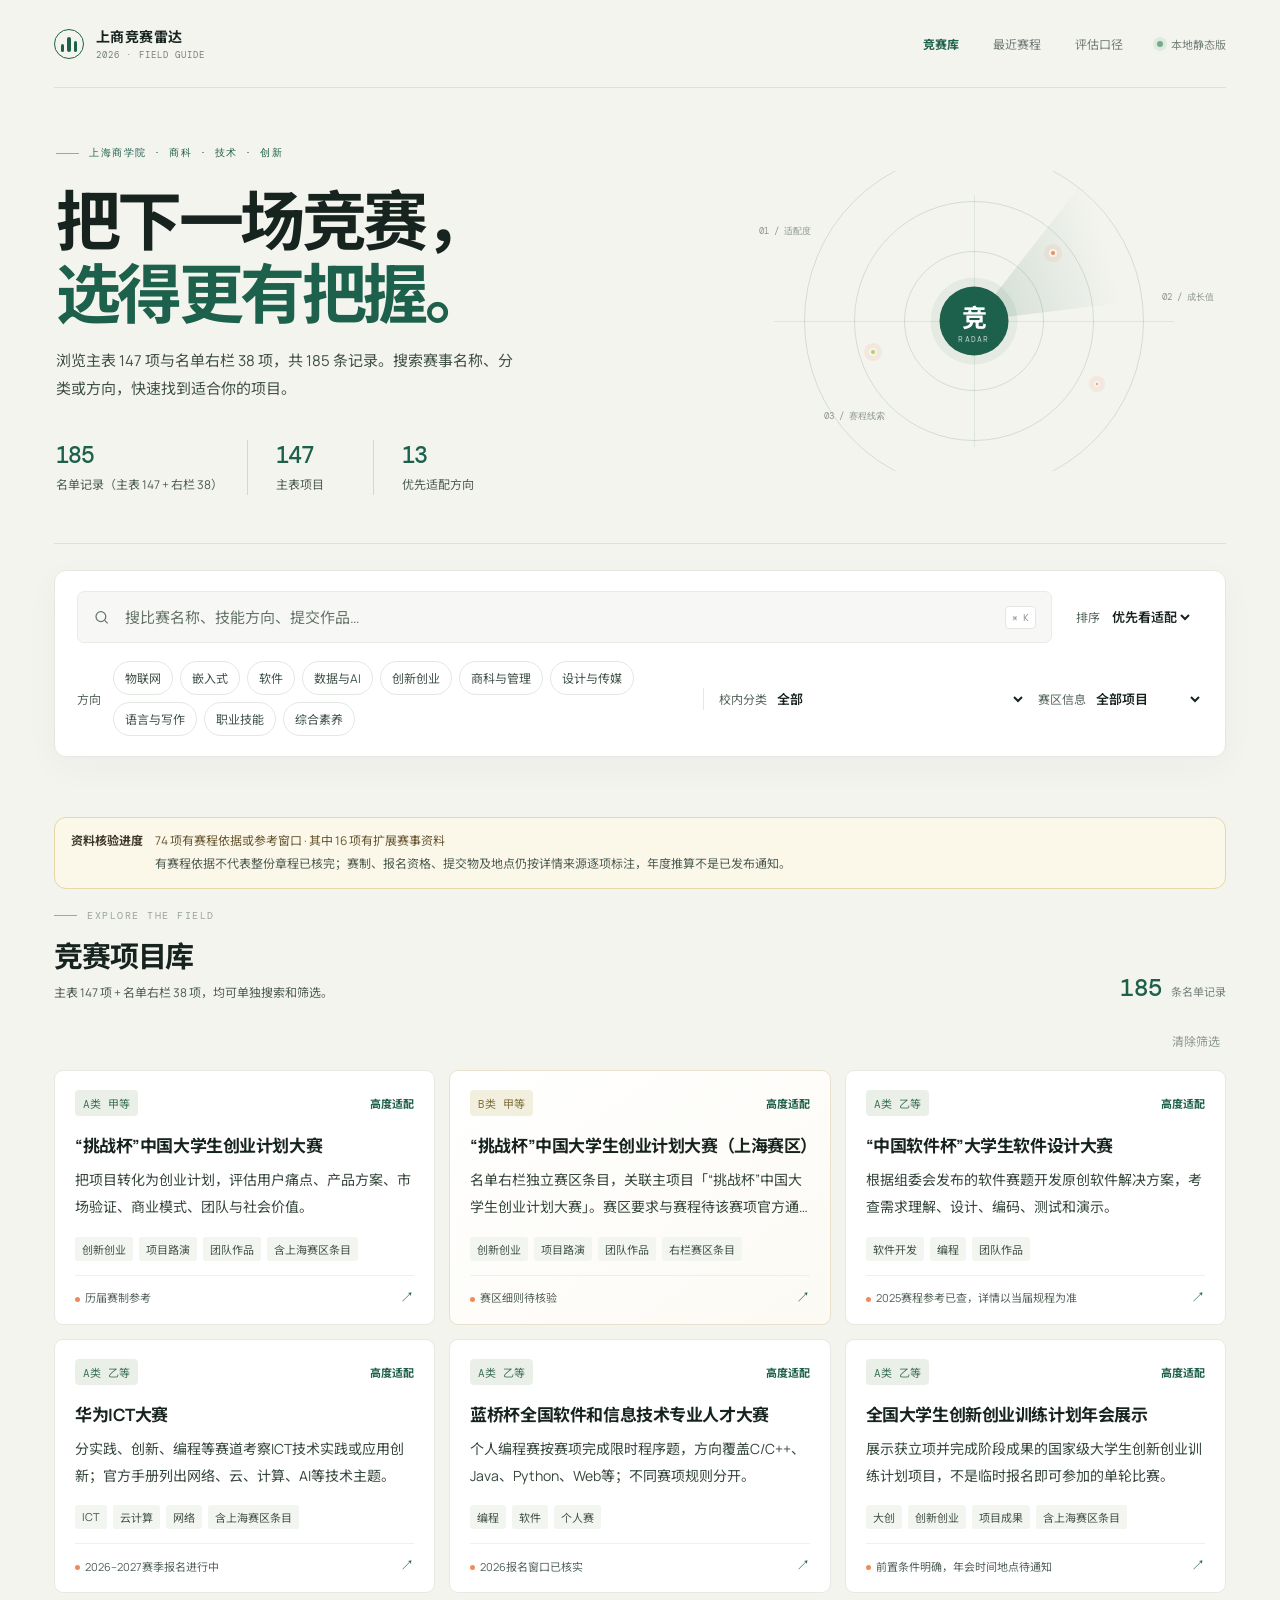
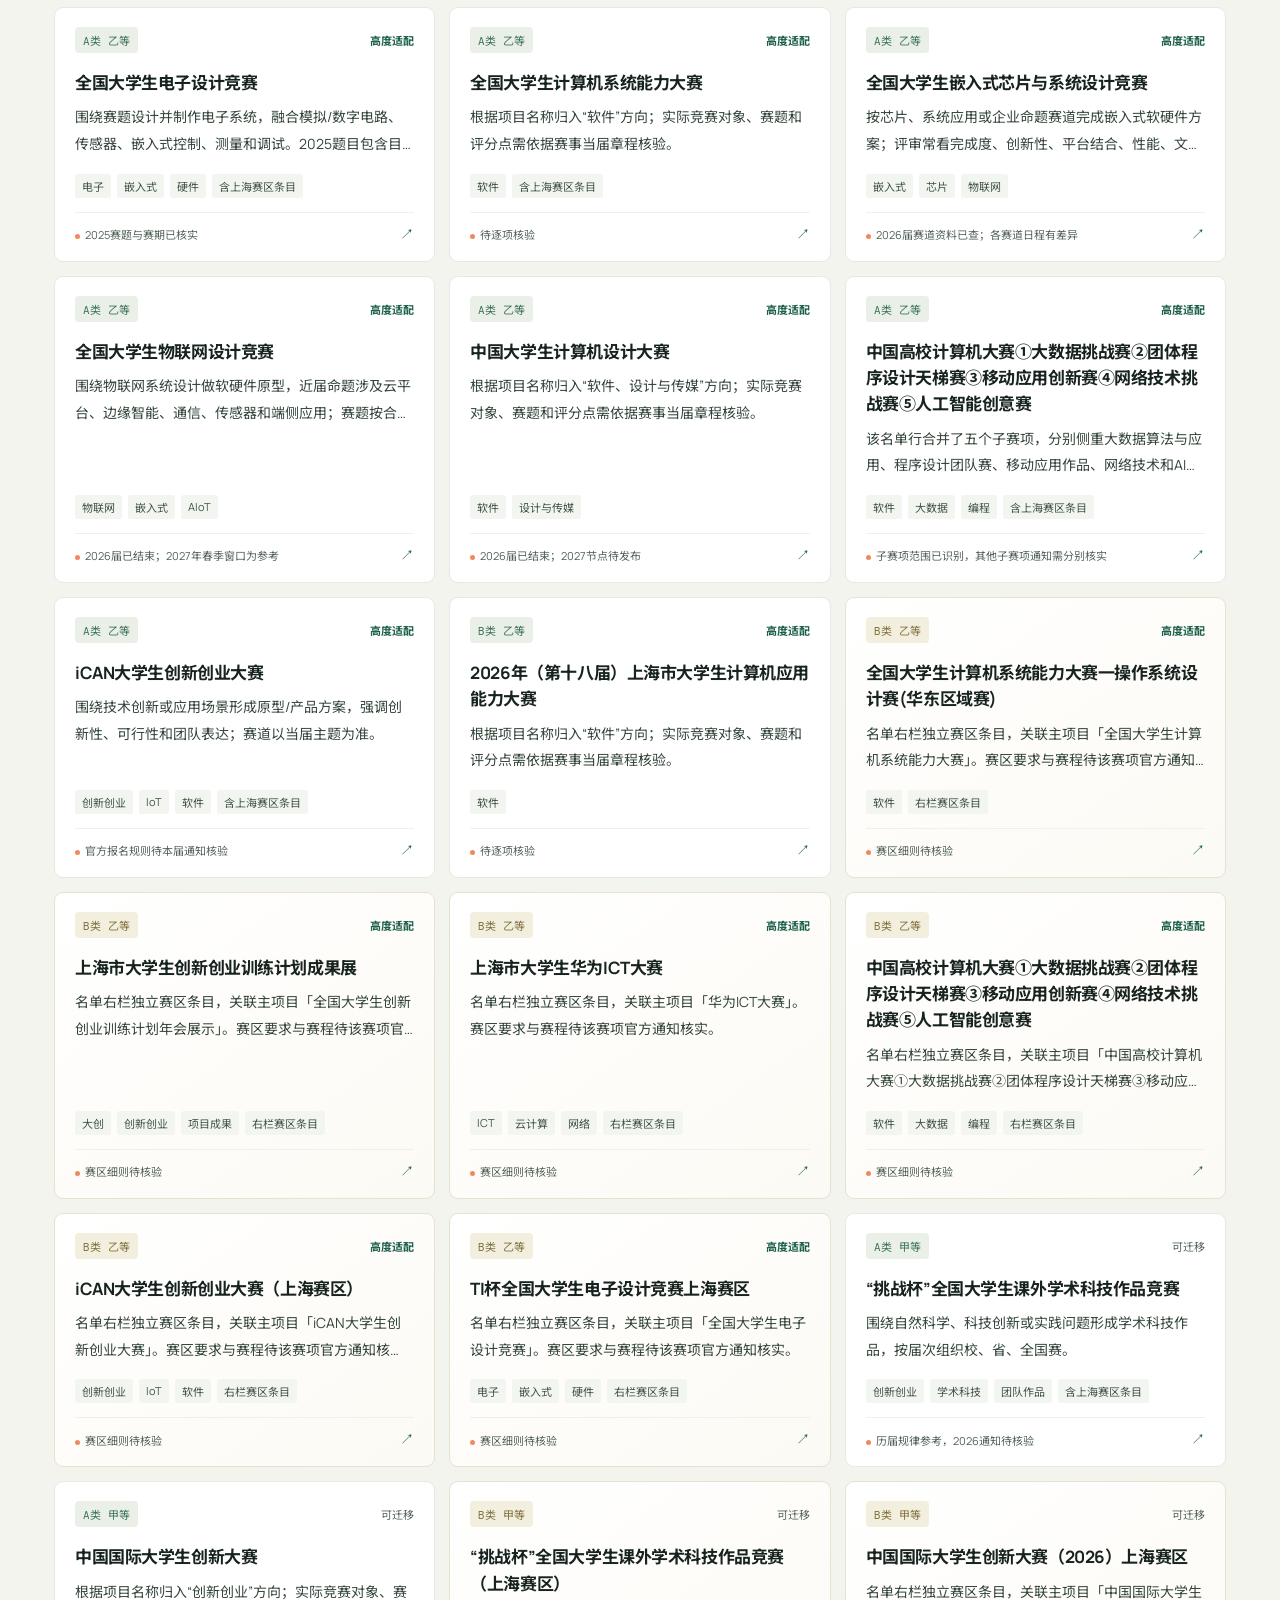
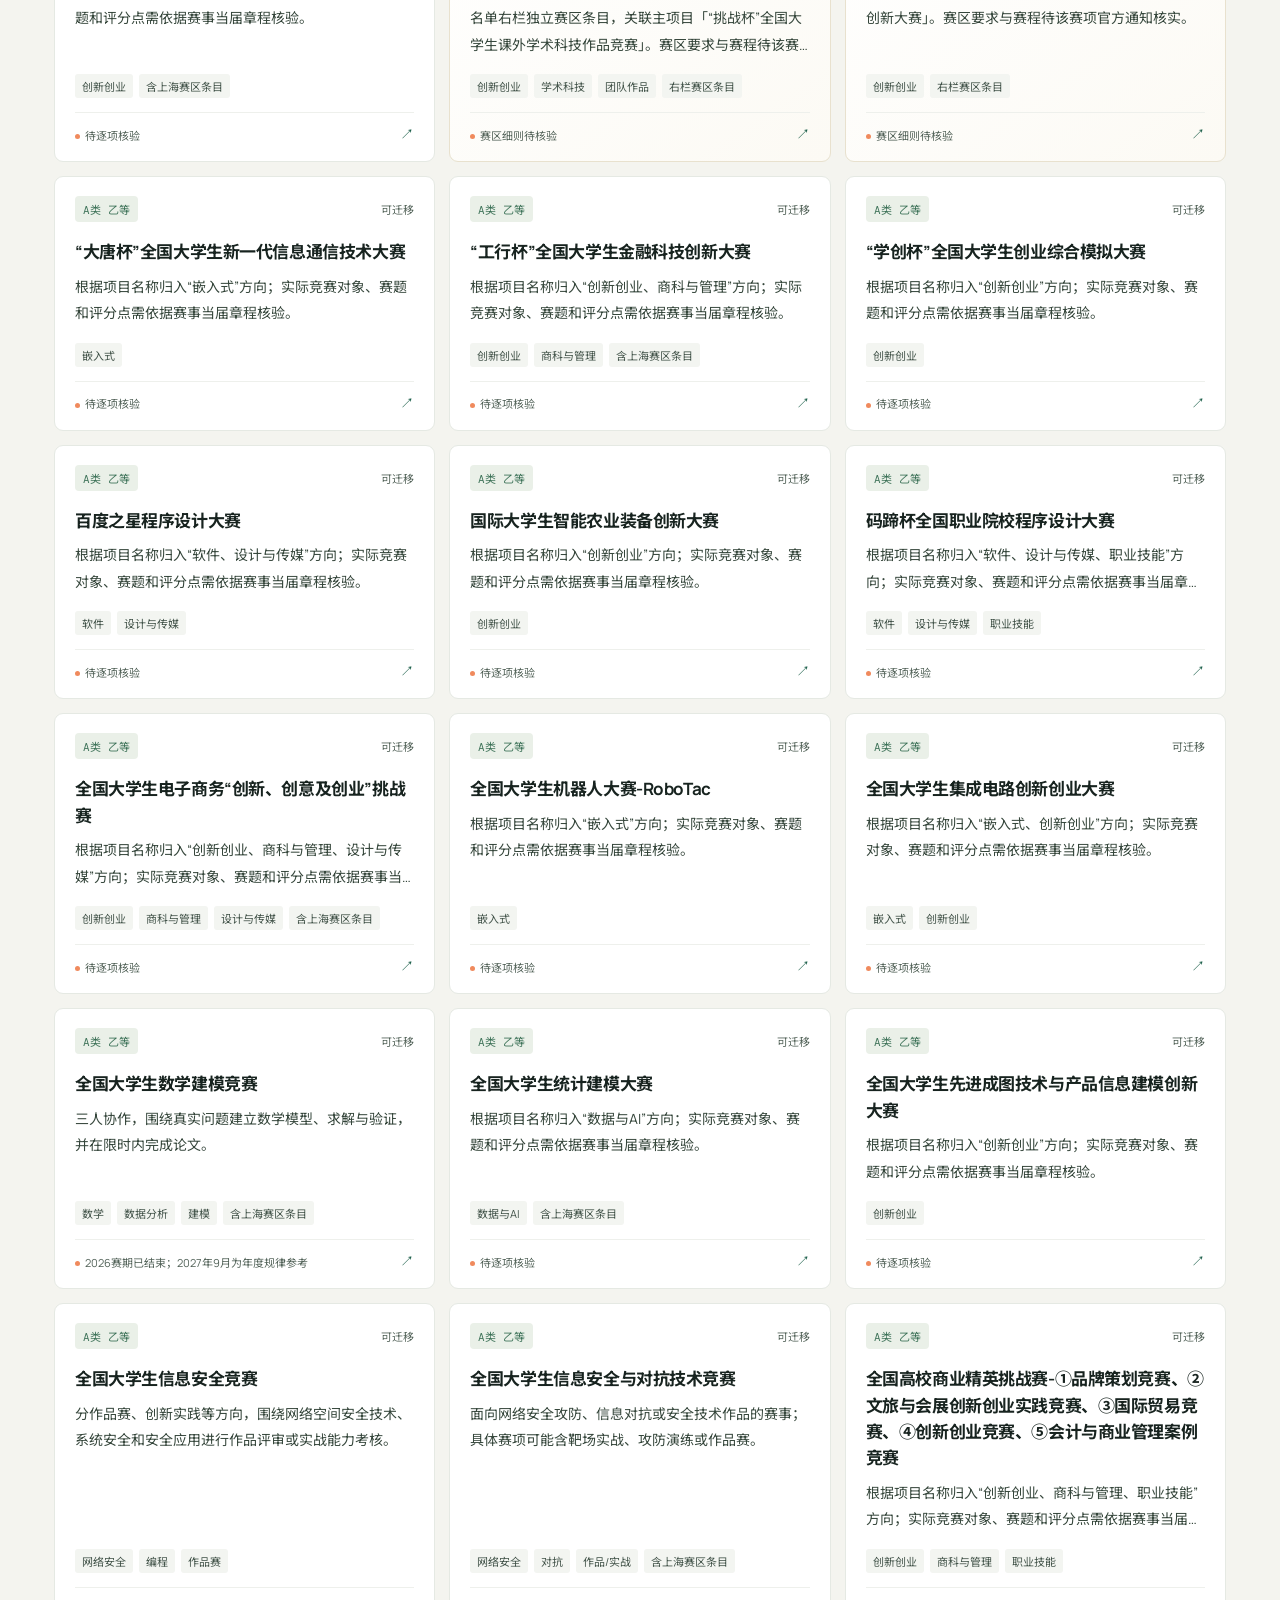
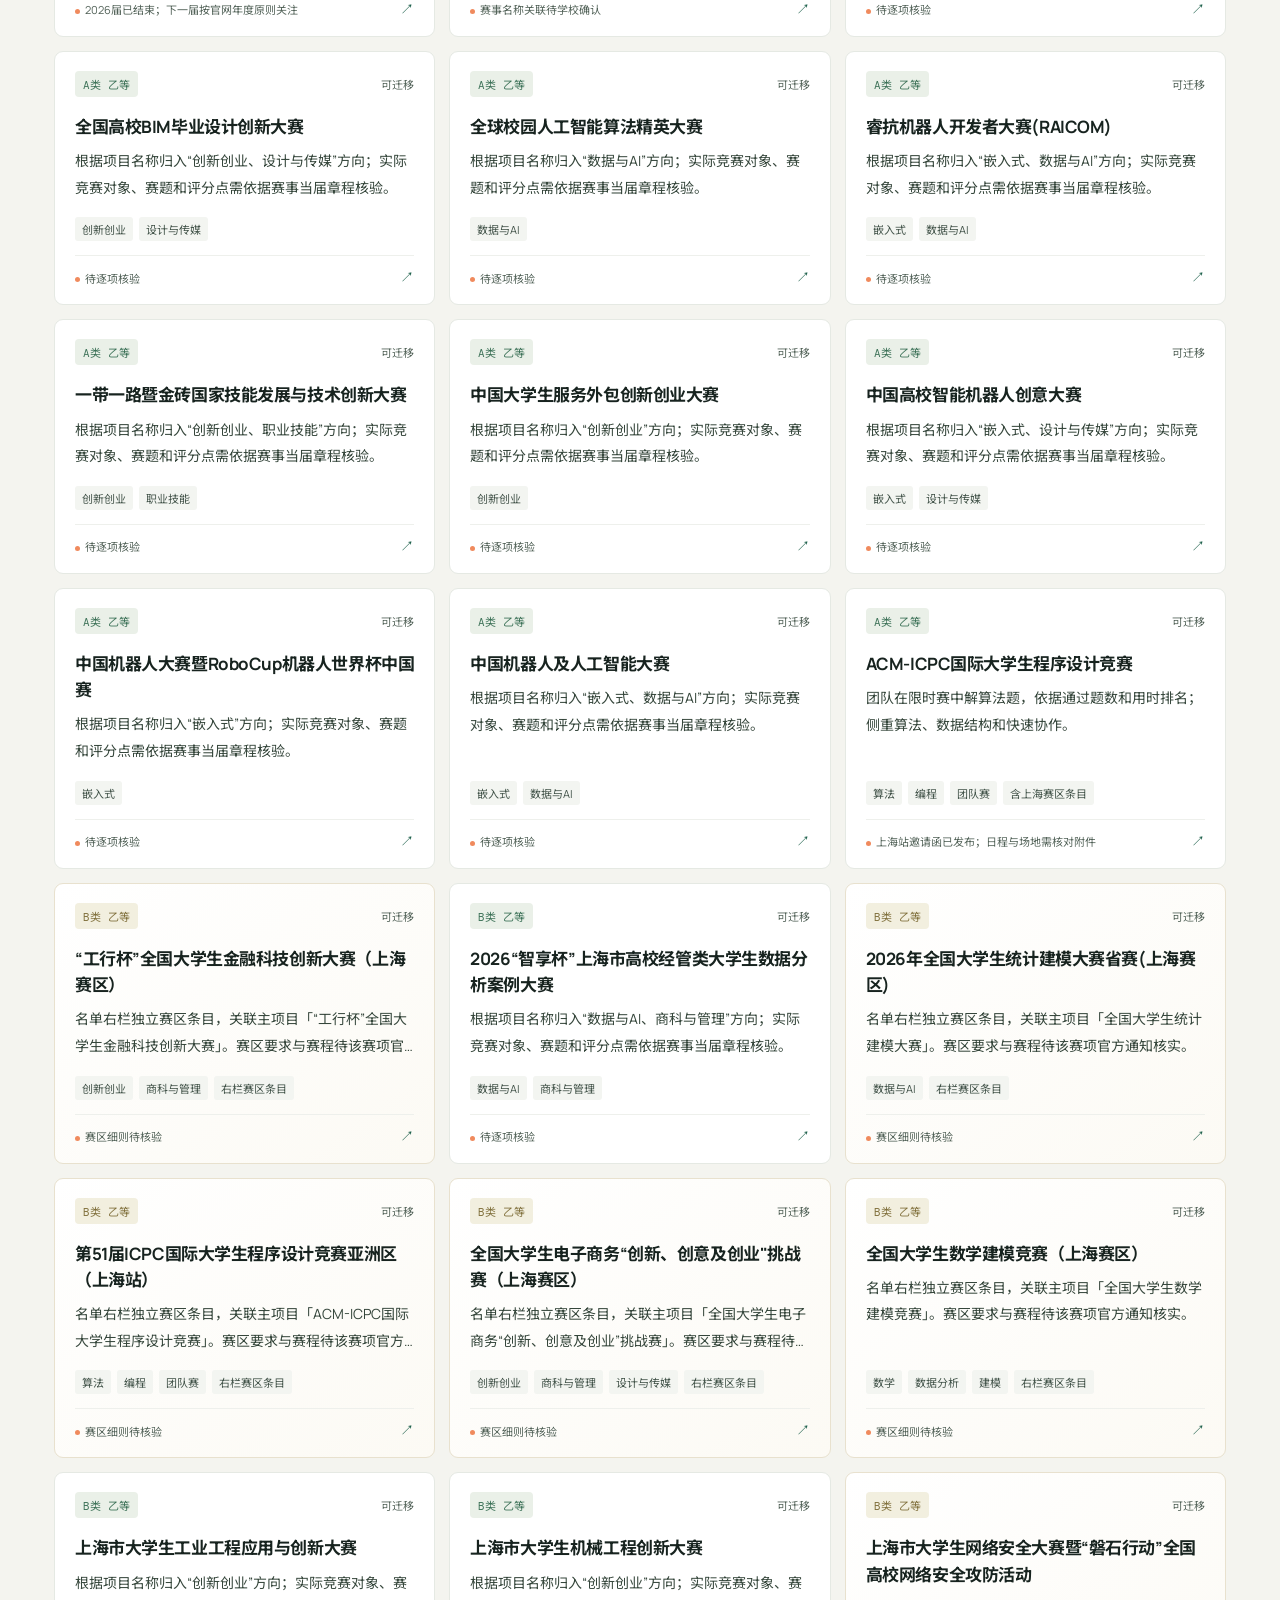
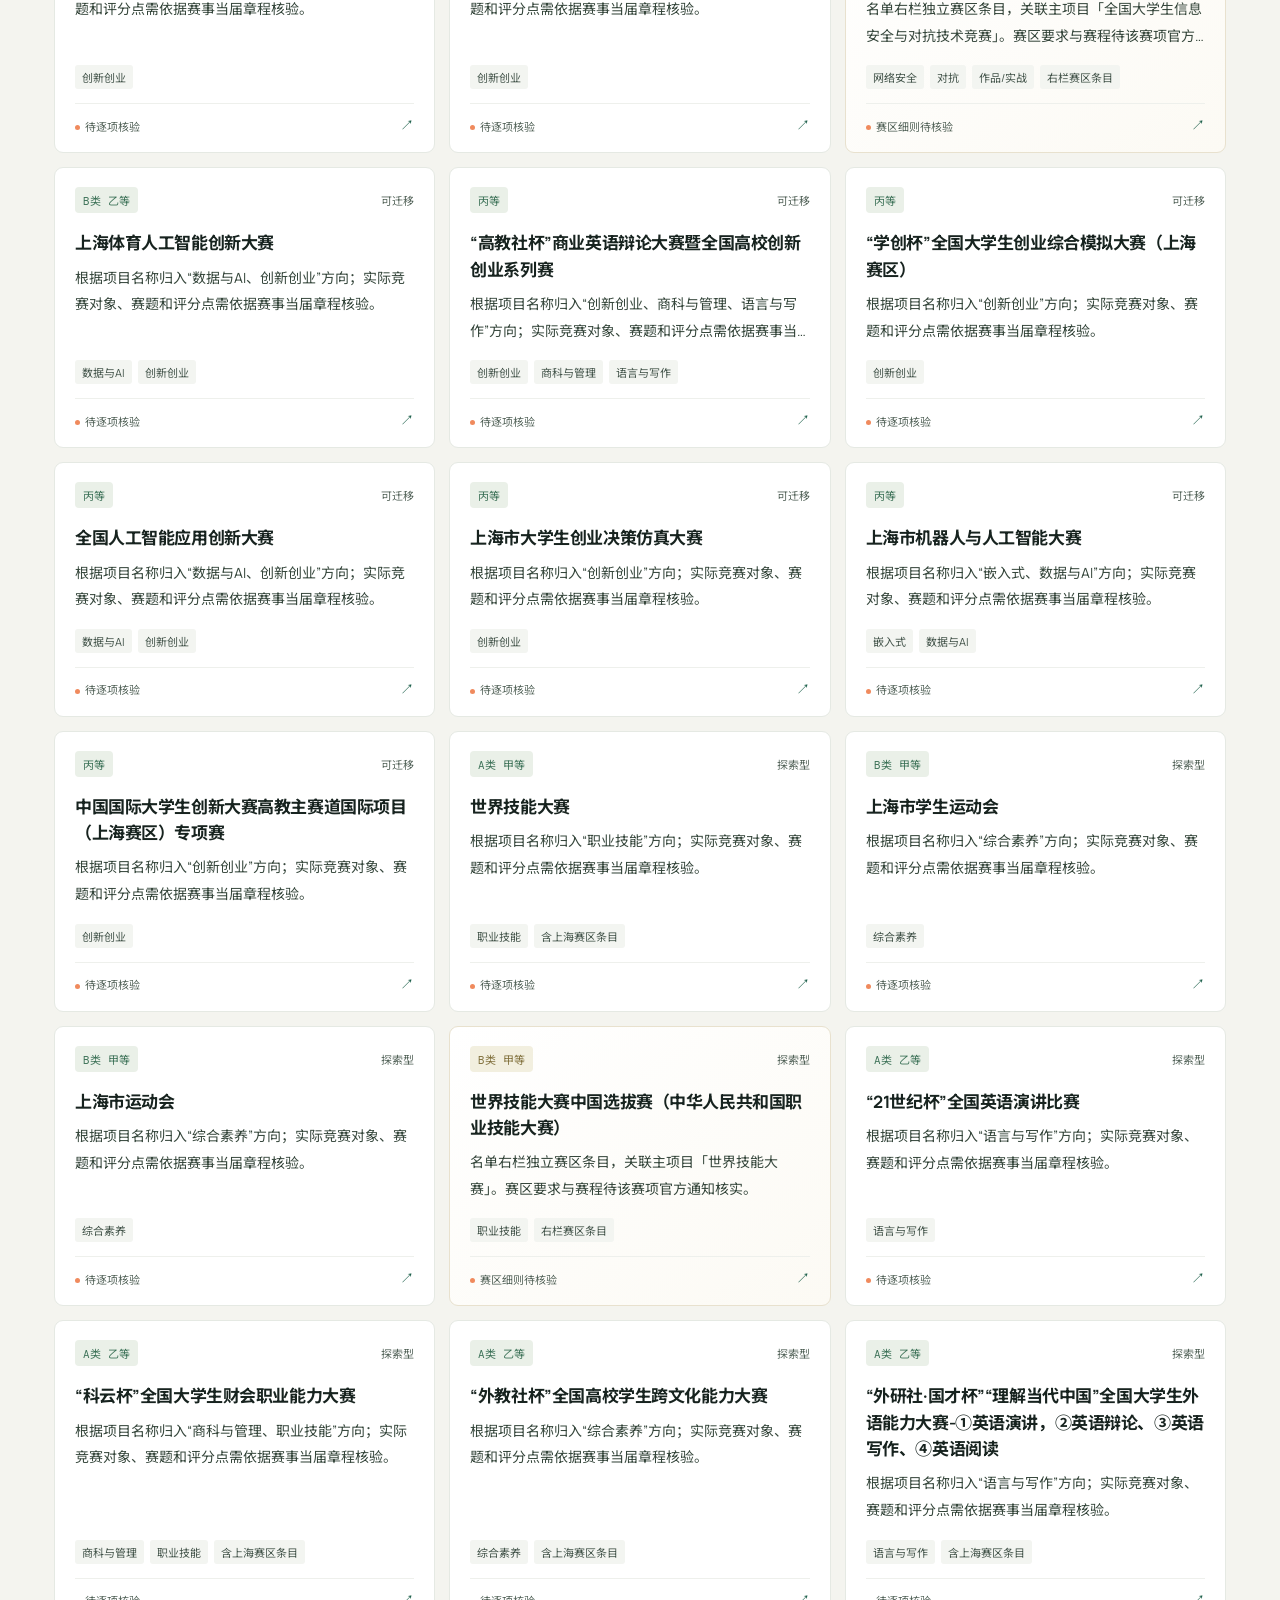
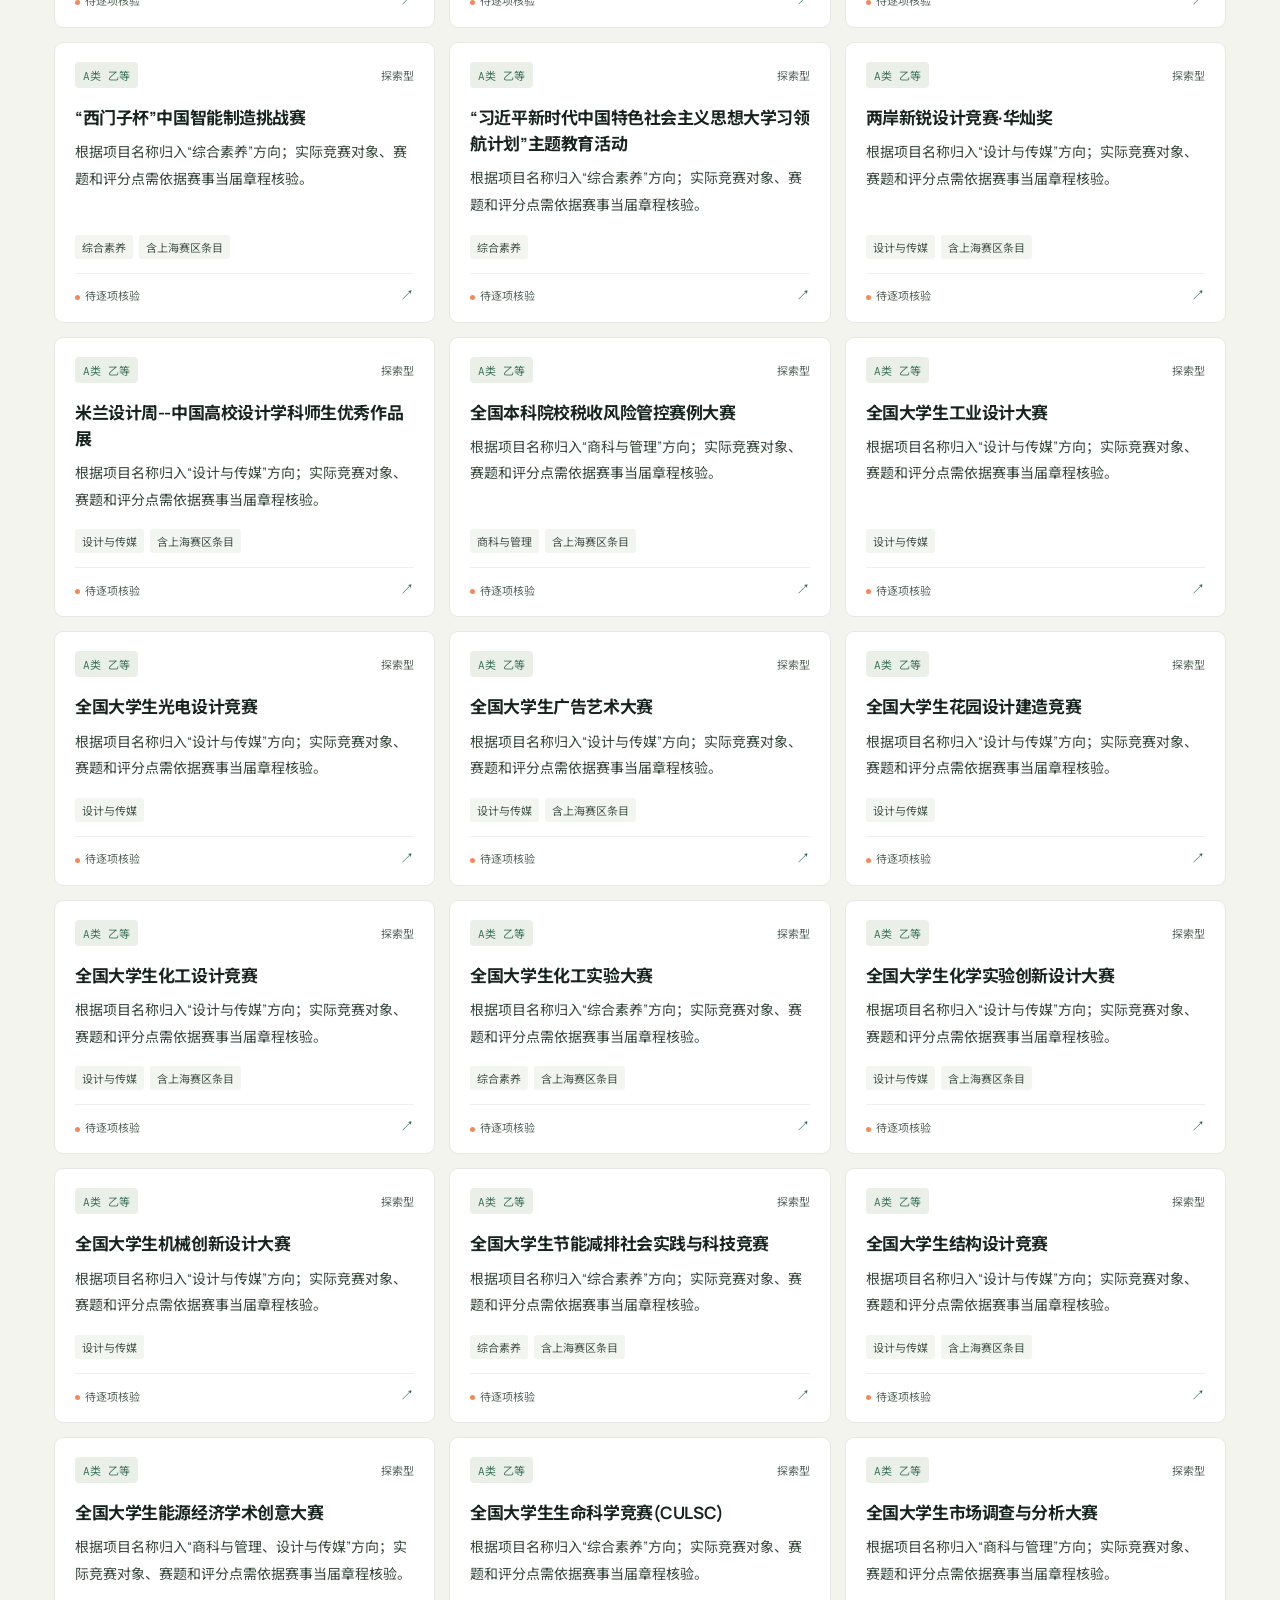
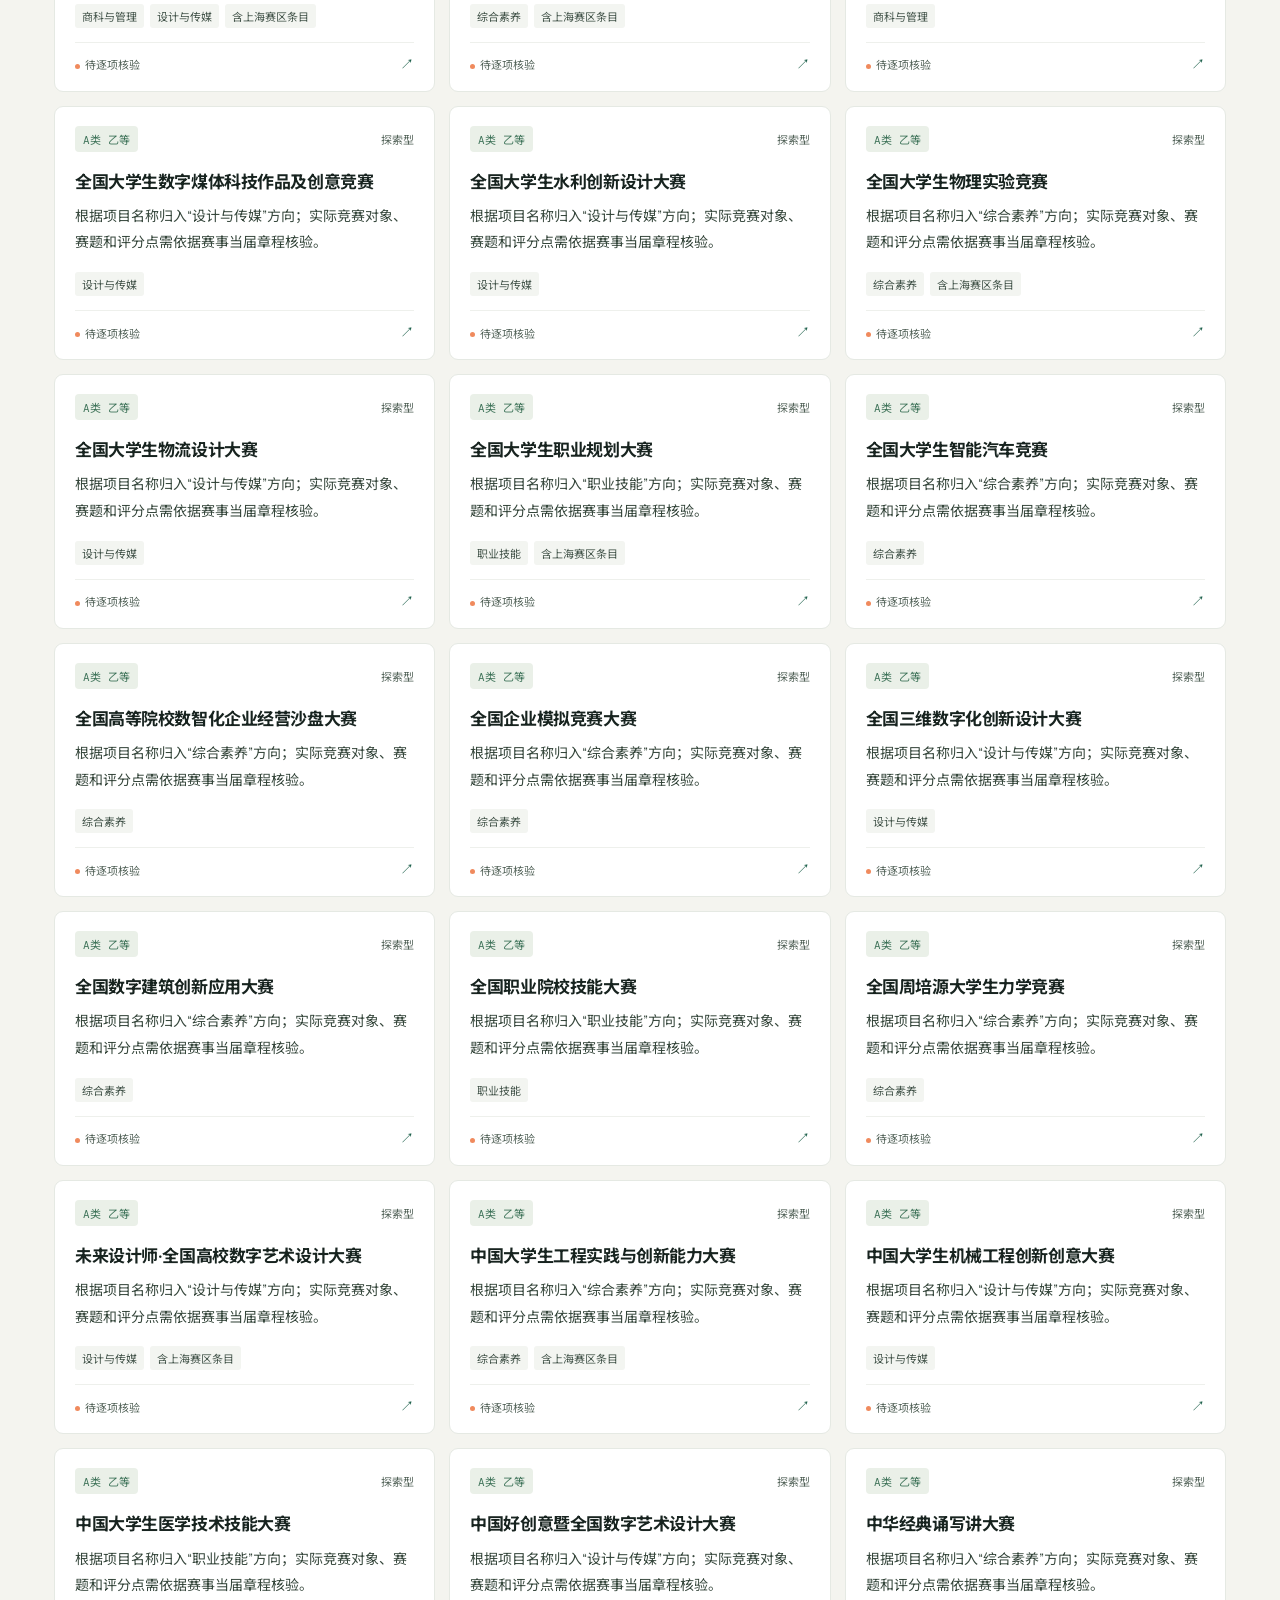
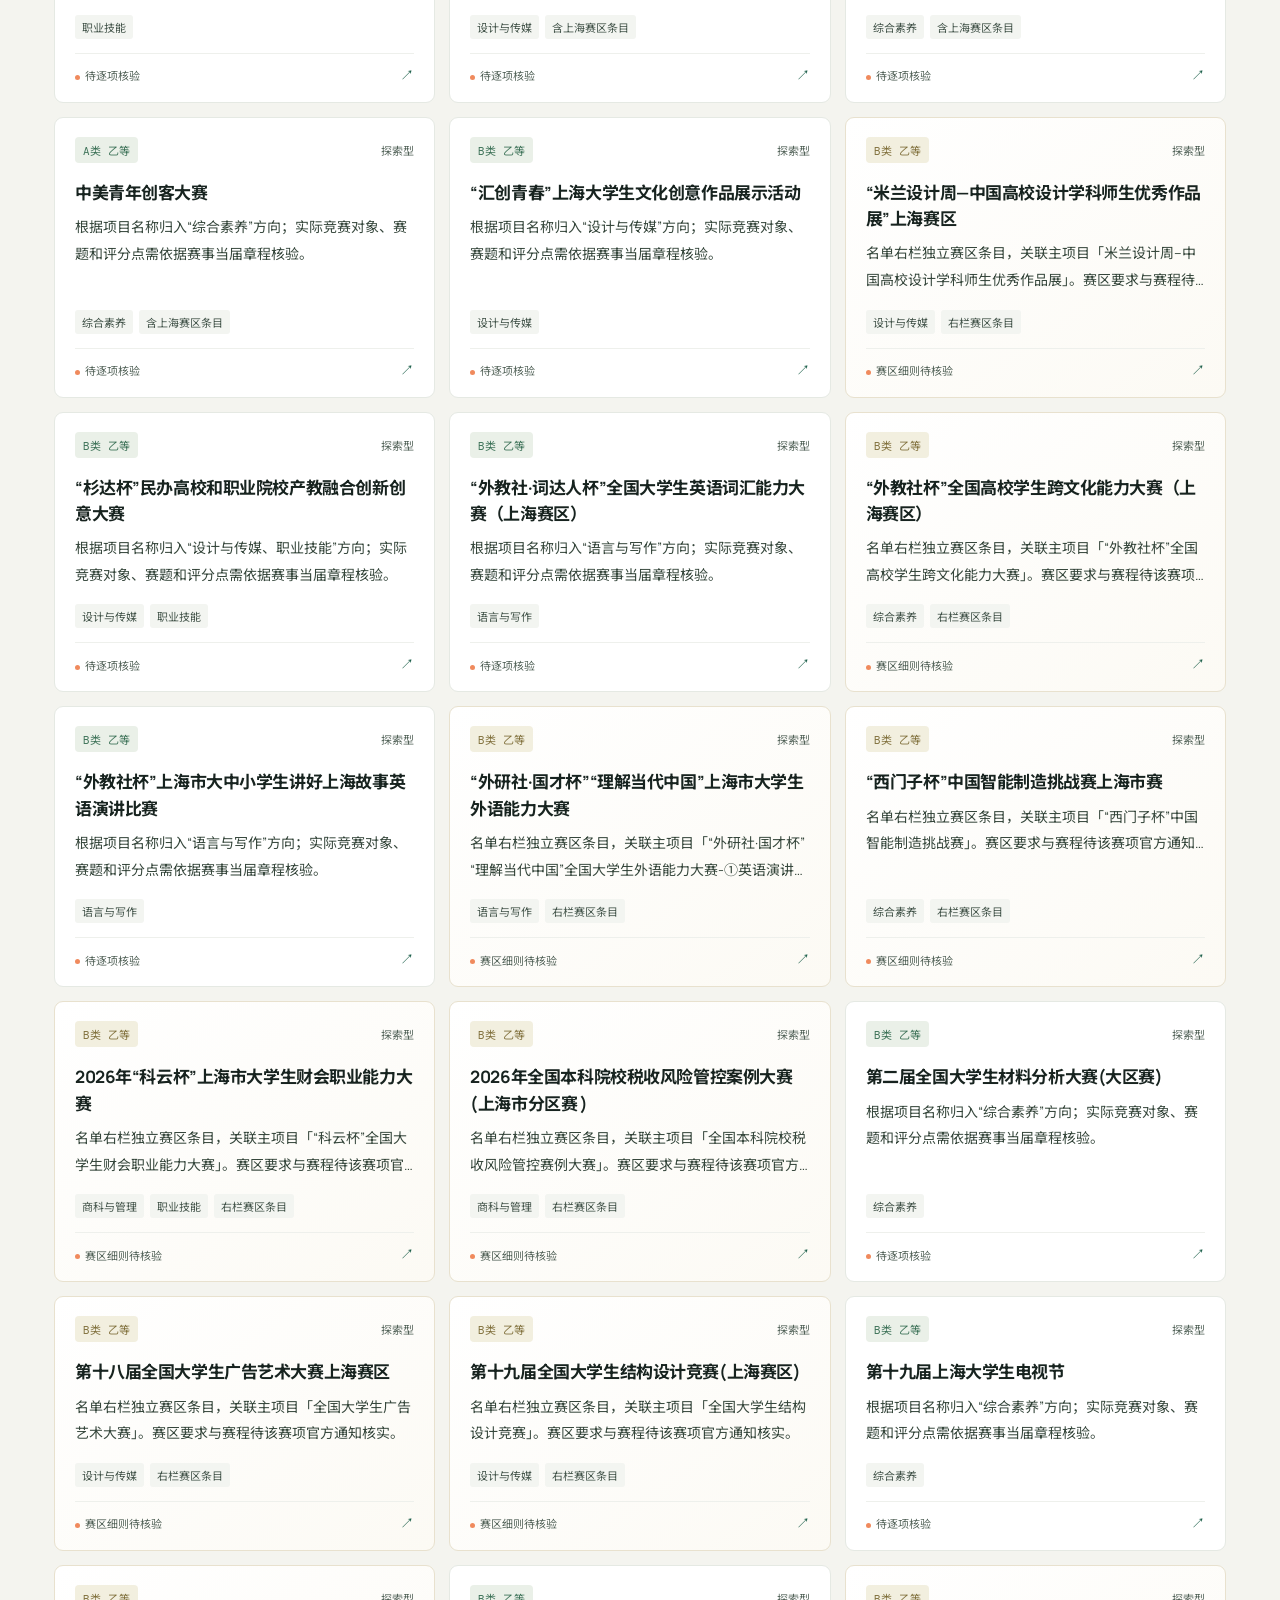
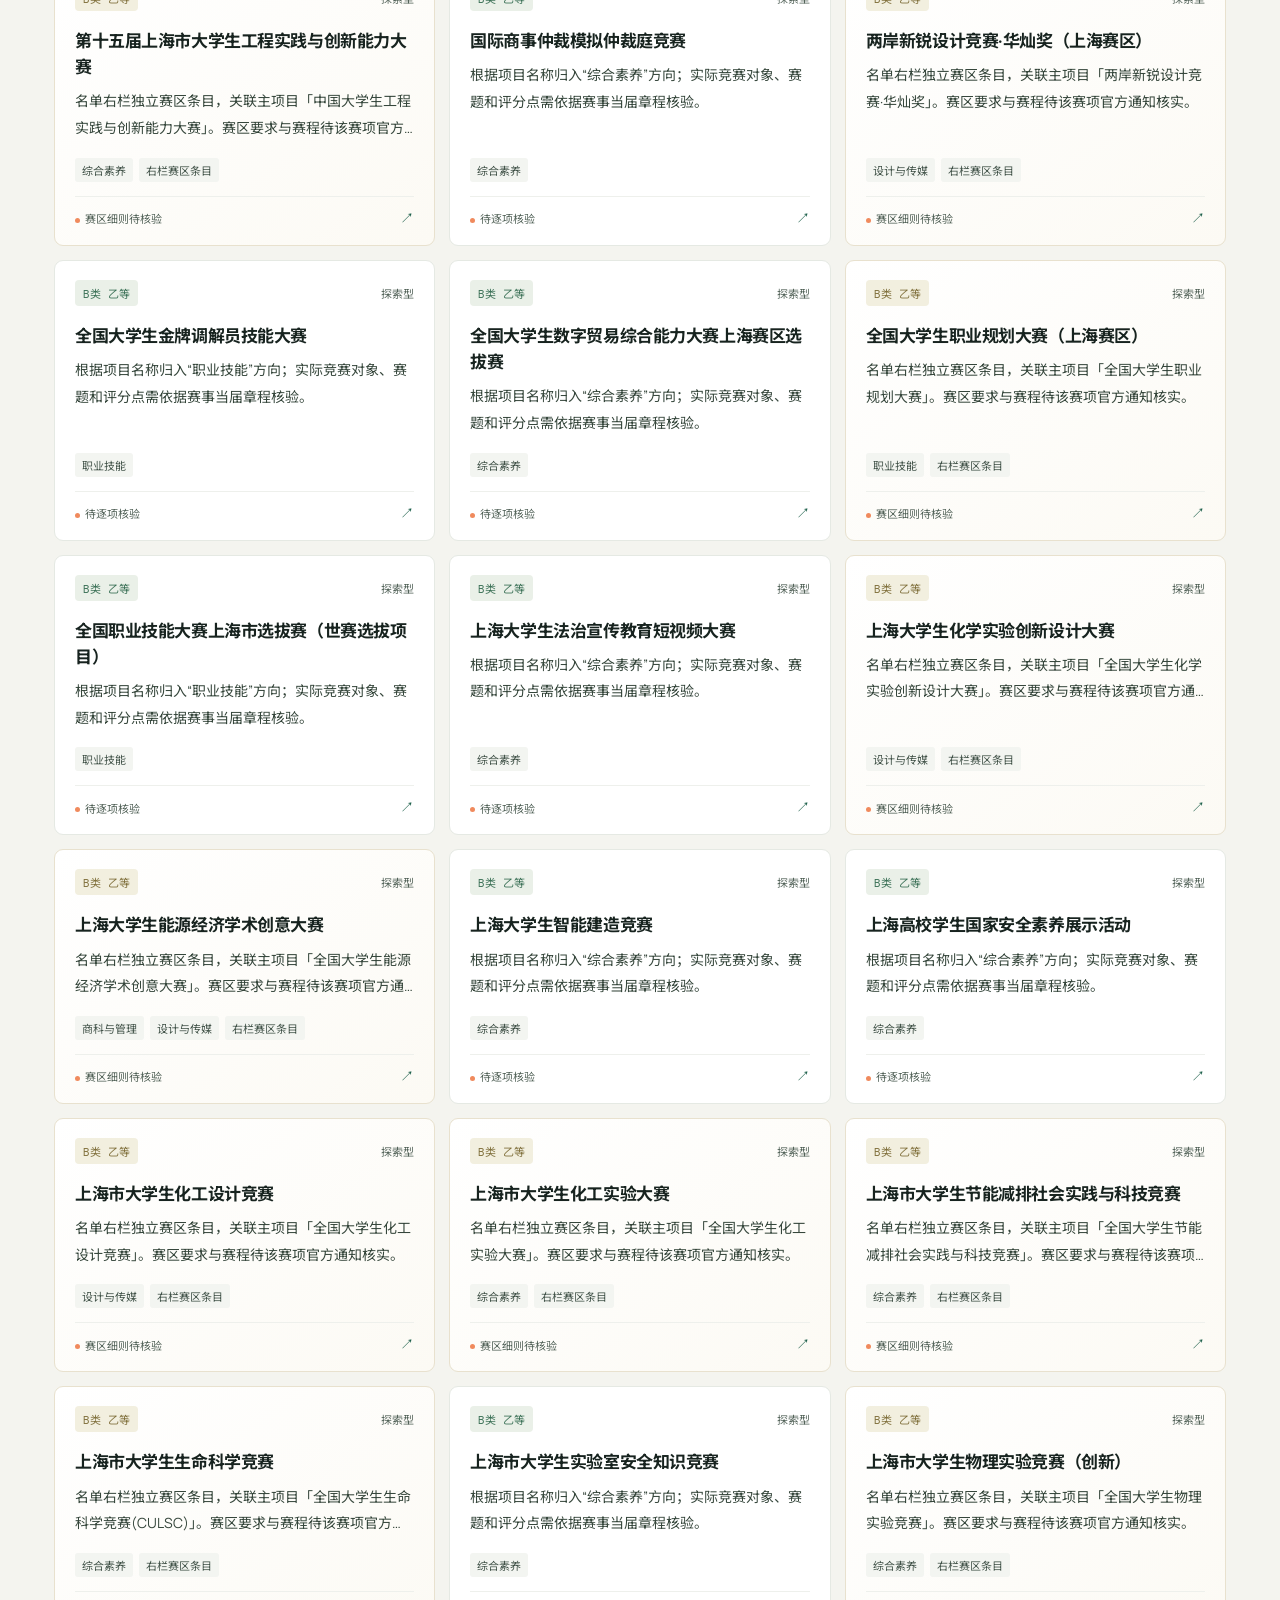
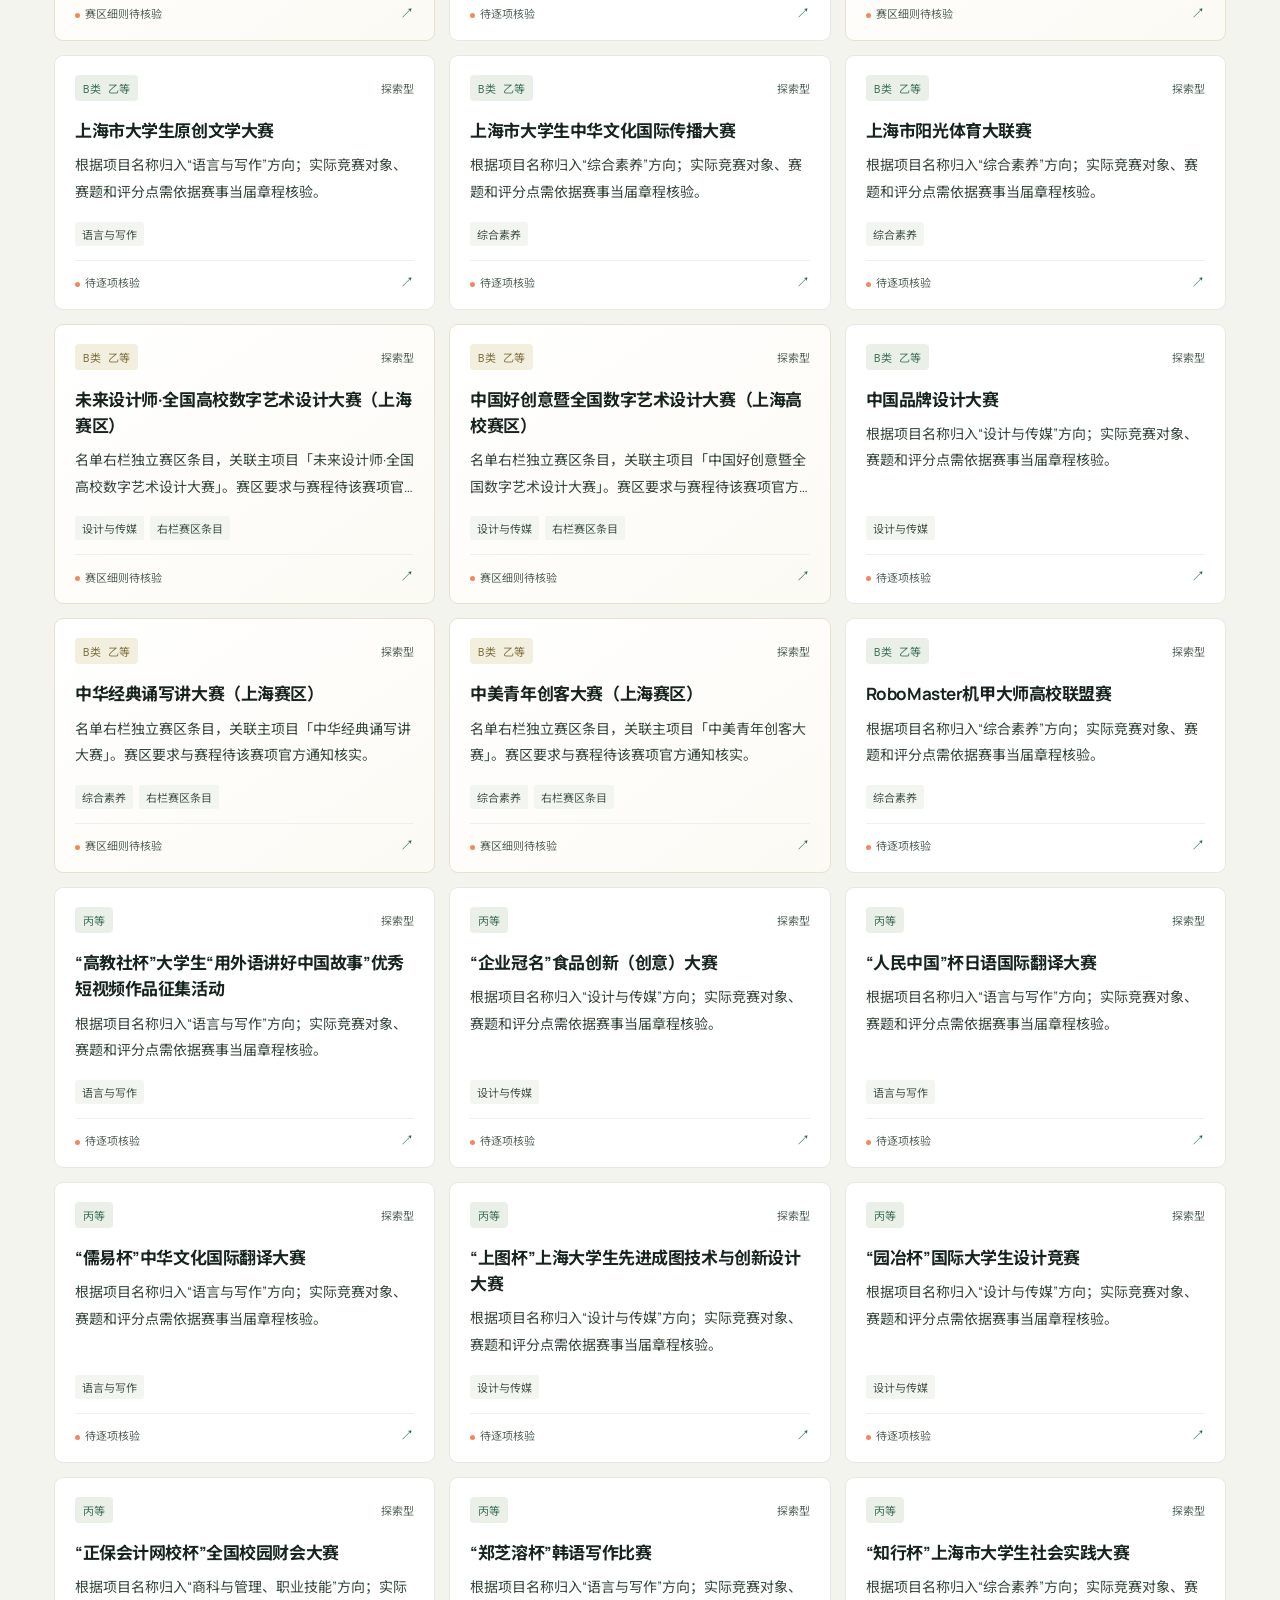
<file: index.html>
<!doctype html>
<html lang="zh-CN">
<head>
  <meta charset="utf-8"><meta name="viewport" content="width=device-width, initial-scale=1"><meta name="theme-color" content="#f5f5f1">
  <meta name="description" content="上海商学院2026学科竞赛调研与个人适配评估"><title>上商竞赛雷达 · 2026 学科竞赛库</title>
  <link rel="preconnect" href="https://fonts.googleapis.com"><link rel="preconnect" href="https://fonts.gstatic.com" crossorigin>
  <link href="https://fonts.googleapis.com/css2?family=DM+Mono:wght@400;500&family=Manrope:wght@400;500;600;700;800&family=Noto+Sans+SC:wght@400;500;600;700;800&display=swap" rel="stylesheet"><link rel="stylesheet" href="styles.css">
</head>
<body><div class="site-shell">
  <header class="topbar"><a class="brand" href="index.html" aria-label="回到竞赛列表"><span class="brand-mark"><i></i><i></i><i></i></span><span><b>上商竞赛雷达</b><small>2026 · FIELD GUIDE</small></span></a><nav class="top-nav" aria-label="主导航"><a href="index.html#catalog-start" class="nav-current">竞赛库</a><a href="calendar.html">最近赛程</a><a href="about.html">评估口径</a><span class="local-badge"><span></span> 本地静态版</span></nav></header>
  <main id="app">
    <section class="hero" id="catalog-start"><div class="hero-copy"><div class="eyebrow"><span class="eyebrow-line"></span> 上海商学院 · 商科 · 技术 · 创新</div><h1>把下一场竞赛，<br><em>选得更有把握。</em></h1><p>浏览主表 147 项与名单右栏 38 项，共 185 条记录。搜索赛事名称、分类或方向，快速找到适合你的项目。</p><div class="hero-stats" id="hero-stats"></div></div>
      <div class="hero-graphic" aria-hidden="true"><div class="radar-ring ring-one"></div><div class="radar-ring ring-two"></div><div class="radar-ring ring-three"></div><div class="radar-cross cross-h"></div><div class="radar-cross cross-v"></div><div class="radar-sweep"></div><span class="radar-dot dot-a"></span><span class="radar-dot dot-b"></span><span class="radar-dot dot-c"></span><div class="radar-center"><span>竞</span><small>RADAR</small></div><div class="graphic-label label-a">01 / 适配度</div><div class="graphic-label label-b">02 / 成长值</div><div class="graphic-label label-c">03 / 赛程线索</div></div>
    </section>
    <section class="search-panel" aria-label="搜索和筛选竞赛"><div class="search-row"><label class="search-box" for="search-input"><svg viewBox="0 0 24 24" aria-hidden="true"><circle cx="10.8" cy="10.8" r="6.7"></circle><path d="m16 16 4.1 4.1"></path></svg><input id="search-input" type="search" autocomplete="off" placeholder="搜比赛名称、技能方向、提交作品…"><kbd>⌘ K</kbd></label><label class="sort-box"><span>排序</span><select id="sort-select"><option value="fit">优先看适配</option><option value="class">按校内分类</option><option value="name">按名称</option></select></label></div>
      <div class="filter-row"><div class="filter-label">方向</div><div class="chips" id="tag-filters"></div><span class="filter-divider"></span><label class="select-filter"><span>校内分类</span><select id="class-filter"><option value="">全部</option></select></label><label class="select-filter"><span>赛区信息</span><select id="region-filter"><option value="">全部项目</option><option value="has-region">有上海赛区条目</option></select></label></div>
    </section>
    <section class="catalog-section" id="catalog-section"><div class="coverage-note" id="coverage-note" role="note"></div><div class="section-heading"><div><div class="eyebrow muted"><span class="eyebrow-line"></span> EXPLORE THE FIELD</div><h2>竞赛项目库</h2><p class="catalog-count-note">主表 147 项 + 名单右栏 38 项，均可单独搜索和筛选。</p></div><div class="result-count"><strong id="result-count">185</strong><span>条名单记录</span></div></div>
      <div class="active-filter-line"><div id="active-filters"></div><button id="clear-filters" class="text-button" type="button">清除筛选</button></div><div class="cards-grid" id="cards-grid"></div>
      <div class="empty-state" id="empty-state" hidden><span class="empty-icon">⌕</span><h3>没有找到匹配项目</h3><p>试试缩短关键词，或清除部分筛选条件。</p><button class="button button-dark" id="empty-clear" type="button">重置条件</button></div>
    </section>
  </main><main id="detail-view" hidden></main>
  <footer class="footer"><div class="footer-brand"><span class="brand-mark small"><i></i><i></i><i></i></span><span>上商竞赛雷达</span></div><p>资料来自 2026 年上海商学院竞赛名单及公开赛事信息。赛程、组别、奖金和申报资格均以当届官方文件及学校审核为准。</p><span class="footer-date">LOCAL / 2026</span></footer>
</div><script src="competitions-data.js"></script><script src="calendar-data.js"></script><script src="calendar-engine.js"></script><script src="app.js"></script></body></html>
</file>
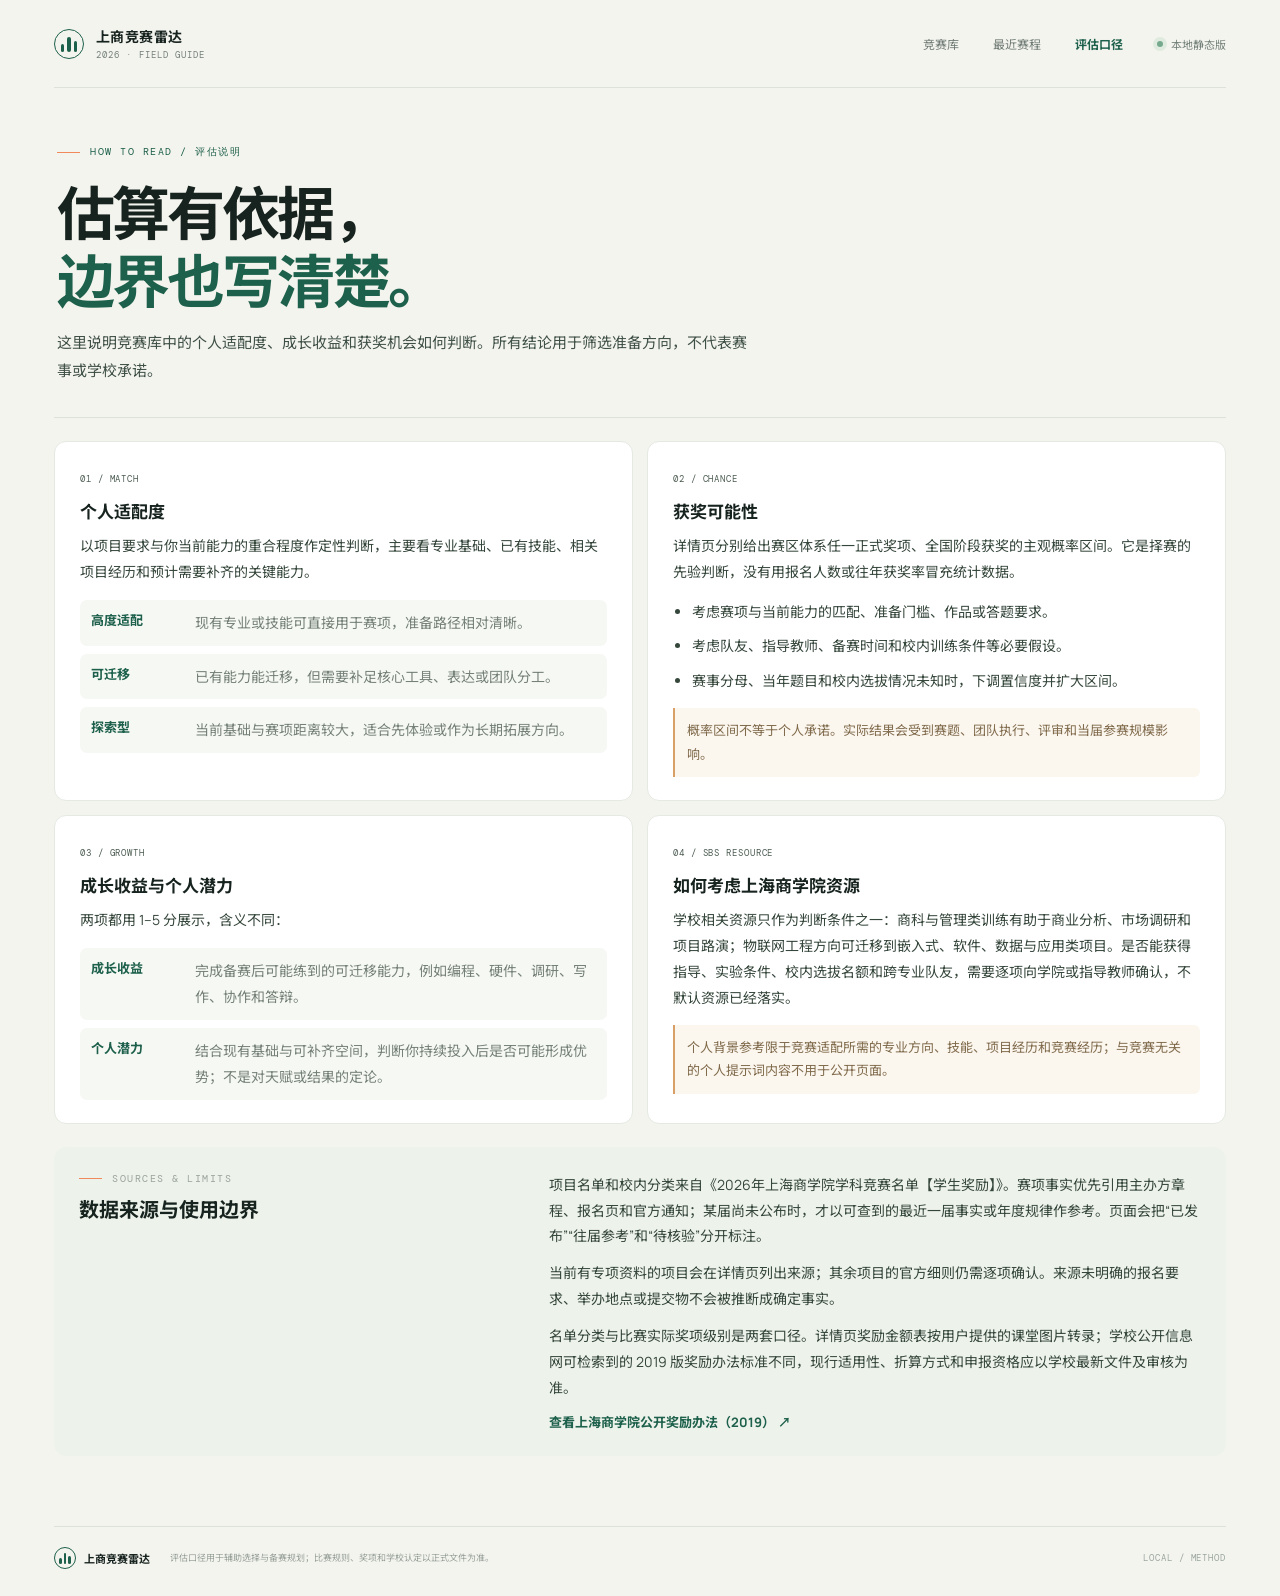
<file: about.html>
<!doctype html>
<html lang="zh-CN">
<head>
  <meta charset="utf-8"><meta name="viewport" content="width=device-width, initial-scale=1"><meta name="theme-color" content="#f5f5f1">
  <meta name="description" content="上商竞赛雷达的个人适配度、成长收益和获奖概率评估口径"><title>评估口径 · 上商竞赛雷达</title>
  <link rel="preconnect" href="https://fonts.googleapis.com"><link rel="preconnect" href="https://fonts.gstatic.com" crossorigin>
  <link href="https://fonts.googleapis.com/css2?family=DM+Mono:wght@400;500&family=Manrope:wght@400;500;600;700;800&family=Noto+Sans+SC:wght@400;500;600;700;800&display=swap" rel="stylesheet"><link rel="stylesheet" href="styles.css">
</head>
<body><div class="site-shell">
  <header class="topbar"><a class="brand" href="index.html" aria-label="回到竞赛列表"><span class="brand-mark"><i></i><i></i><i></i></span><span><b>上商竞赛雷达</b><small>2026 · FIELD GUIDE</small></span></a><nav class="top-nav" aria-label="主导航"><a href="index.html#catalog-start">竞赛库</a><a href="calendar.html">最近赛程</a><a href="about.html" class="nav-current">评估口径</a><span class="local-badge"><span></span> 本地静态版</span></nav></header>
  <main class="about-page">
    <section class="about-page-hero"><div class="eyebrow"><span class="eyebrow-line"></span> HOW TO READ / 评估说明</div><h1>估算有依据，<br><em>边界也写清楚。</em></h1><p>这里说明竞赛库中的个人适配度、成长收益和获奖机会如何判断。所有结论用于筛选准备方向，不代表赛事或学校承诺。</p></section>
    <section class="about-method-grid">
      <article class="about-method-card"><span class="about-index">01 / MATCH</span><h2>个人适配度</h2><p>以项目要求与你当前能力的重合程度作定性判断，主要看专业基础、已有技能、相关项目经历和预计需要补齐的关键能力。</p><div class="method-levels"><div><b>高度适配</b><span>现有专业或技能可直接用于赛项，准备路径相对清晰。</span></div><div><b>可迁移</b><span>已有能力能迁移，但需要补足核心工具、表达或团队分工。</span></div><div><b>探索型</b><span>当前基础与赛项距离较大，适合先体验或作为长期拓展方向。</span></div></div></article>
      <article class="about-method-card"><span class="about-index">02 / CHANCE</span><h2>获奖可能性</h2><p>详情页分别给出赛区体系任一正式奖项、全国阶段获奖的主观概率区间。它是择赛的先验判断，没有用报名人数或往年获奖率冒充统计数据。</p><ul><li>考虑赛项与当前能力的匹配、准备门槛、作品或答题要求。</li><li>考虑队友、指导教师、备赛时间和校内训练条件等必要假设。</li><li>赛事分母、当年题目和校内选拔情况未知时，下调置信度并扩大区间。</li></ul><div class="about-callout">概率区间不等于个人承诺。实际结果会受到赛题、团队执行、评审和当届参赛规模影响。</div></article>
      <article class="about-method-card"><span class="about-index">03 / GROWTH</span><h2>成长收益与个人潜力</h2><p>两项都用 1–5 分展示，含义不同：</p><div class="method-levels"><div><b>成长收益</b><span>完成备赛后可能练到的可迁移能力，例如编程、硬件、调研、写作、协作和答辩。</span></div><div><b>个人潜力</b><span>结合现有基础与可补齐空间，判断你持续投入后是否可能形成优势；不是对天赋或结果的定论。</span></div></div></article>
      <article class="about-method-card"><span class="about-index">04 / SBS RESOURCE</span><h2>如何考虑上海商学院资源</h2><p>学校相关资源只作为判断条件之一：商科与管理类训练有助于商业分析、市场调研和项目路演；物联网工程方向可迁移到嵌入式、软件、数据与应用类项目。是否能获得指导、实验条件、校内选拔名额和跨专业队友，需要逐项向学院或指导教师确认，不默认资源已经落实。</p><div class="about-callout">个人背景参考限于竞赛适配所需的专业方向、技能、项目经历和竞赛经历；与竞赛无关的个人提示词内容不用于公开页面。</div></article>
    </section>
    <section class="about-source-panel"><div><div class="eyebrow muted"><span class="eyebrow-line"></span> SOURCES & LIMITS</div><h2>数据来源与使用边界</h2></div><div class="about-source-copy"><p>项目名单和校内分类来自《2026年上海商学院学科竞赛名单【学生奖励】》。赛项事实优先引用主办方章程、报名页和官方通知；某届尚未公布时，才以可查到的最近一届事实或年度规律作参考。页面会把“已发布”“往届参考”和“待核验”分开标注。</p><p>当前有专项资料的项目会在详情页列出来源；其余项目的官方细则仍需逐项确认。来源未明确的报名要求、举办地点或提交物不会被推断成确定事实。</p><p>名单分类与比赛实际奖项级别是两套口径。详情页奖励金额表按用户提供的课堂图片转录；学校公开信息网可检索到的 2019 版奖励办法标准不同，现行适用性、折算方式和申报资格应以学校最新文件及审核为准。</p><a href="https://xxgk.sbs.edu.cn/xxgklm/xsswgl/xsjlcfbf/9ab36a22e4c24b5484e7caa6b2ed9358.htm" target="_blank" rel="noopener noreferrer">查看上海商学院公开奖励办法（2019） ↗</a></div></section>
  </main>
  <footer class="footer"><div class="footer-brand"><span class="brand-mark small"><i></i><i></i><i></i></span><span>上商竞赛雷达</span></div><p>评估口径用于辅助选择与备赛规划；比赛规则、奖项和学校认定以正式文件为准。</p><span class="footer-date">LOCAL / METHOD</span></footer>
</div></body></html>
</file>
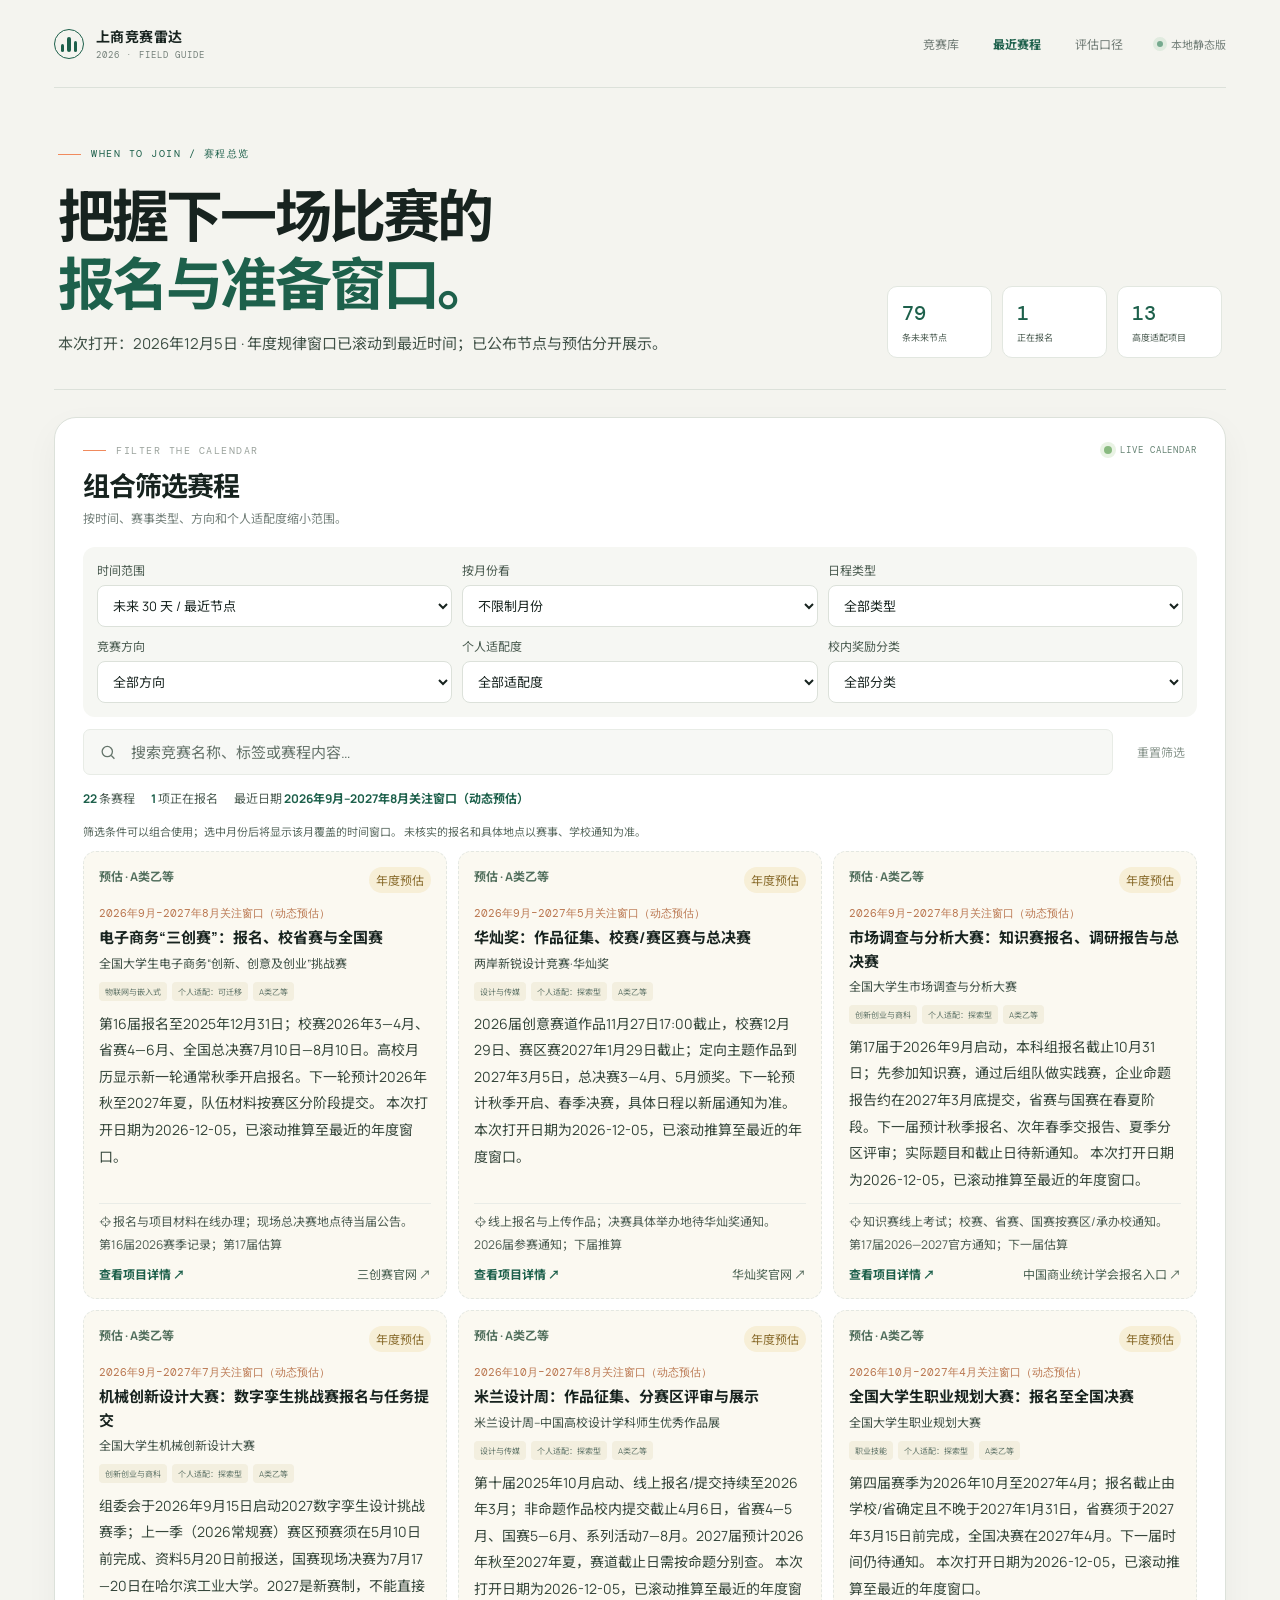
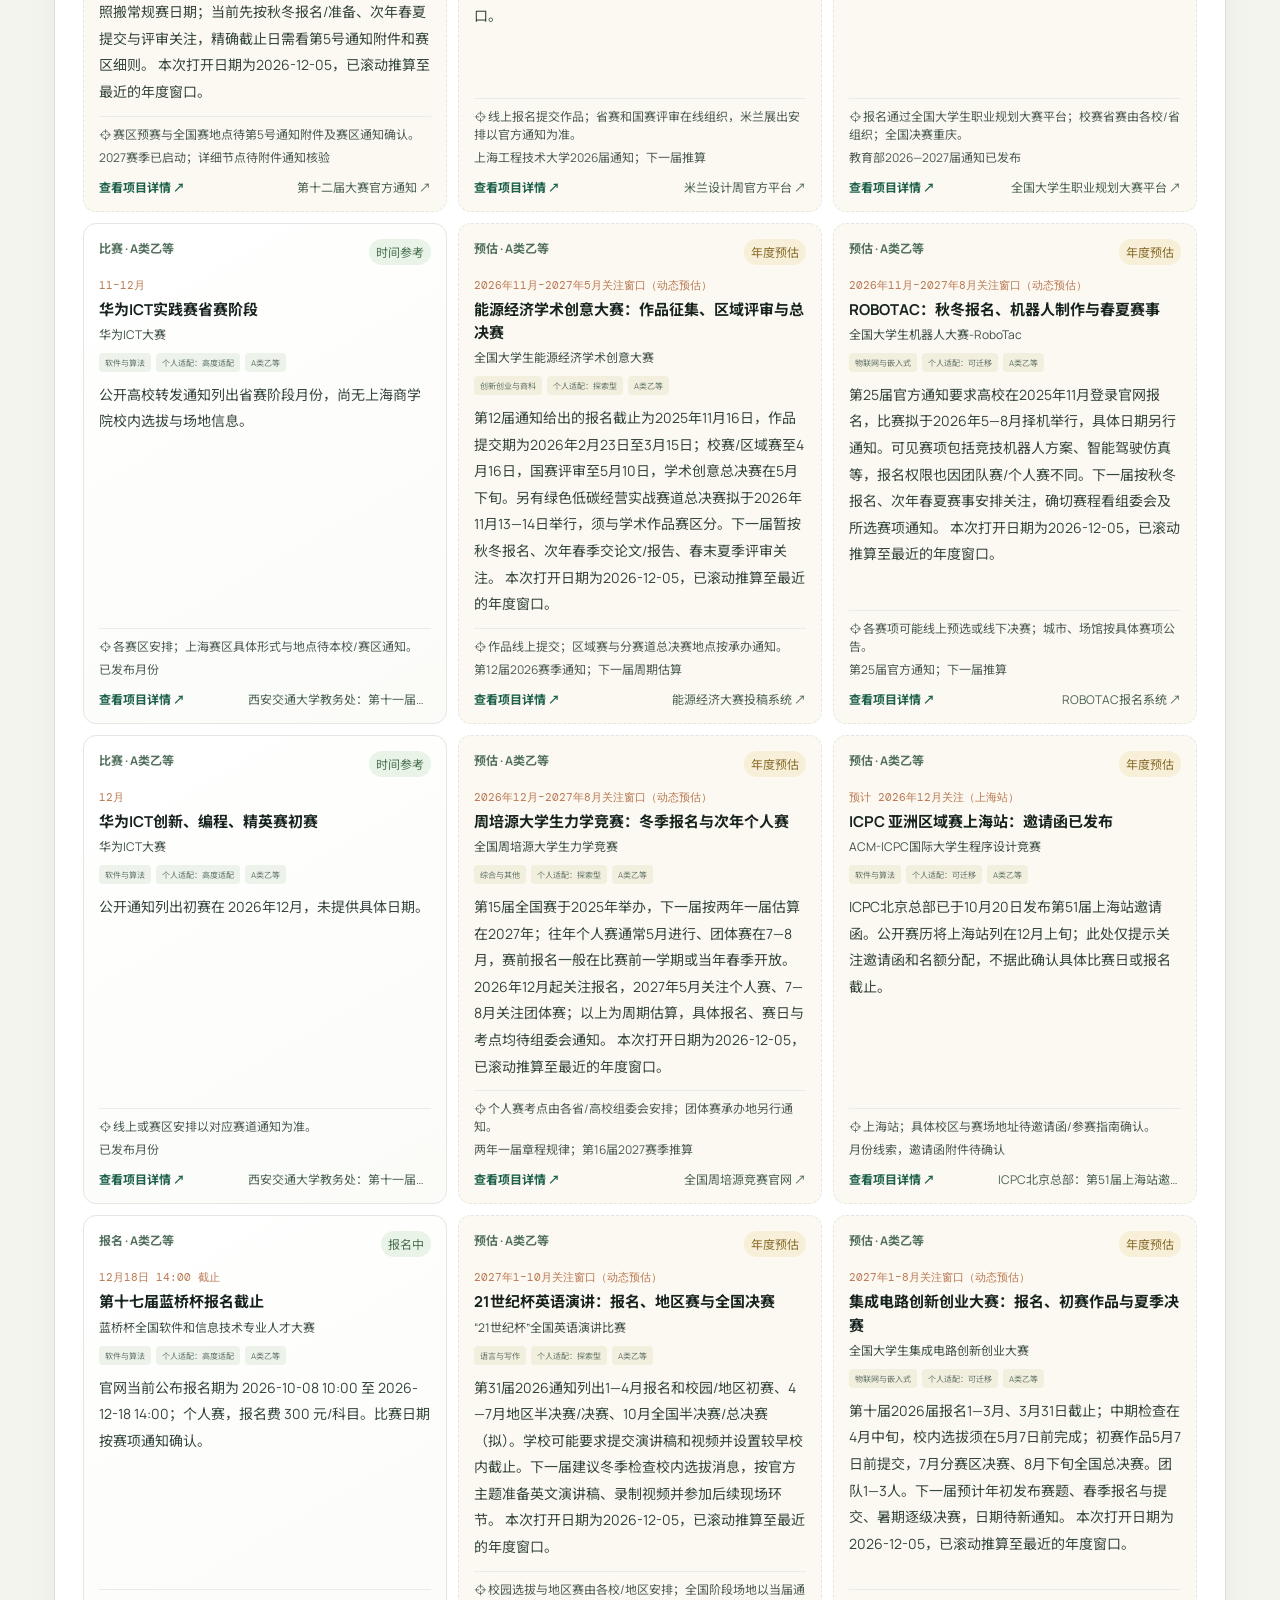
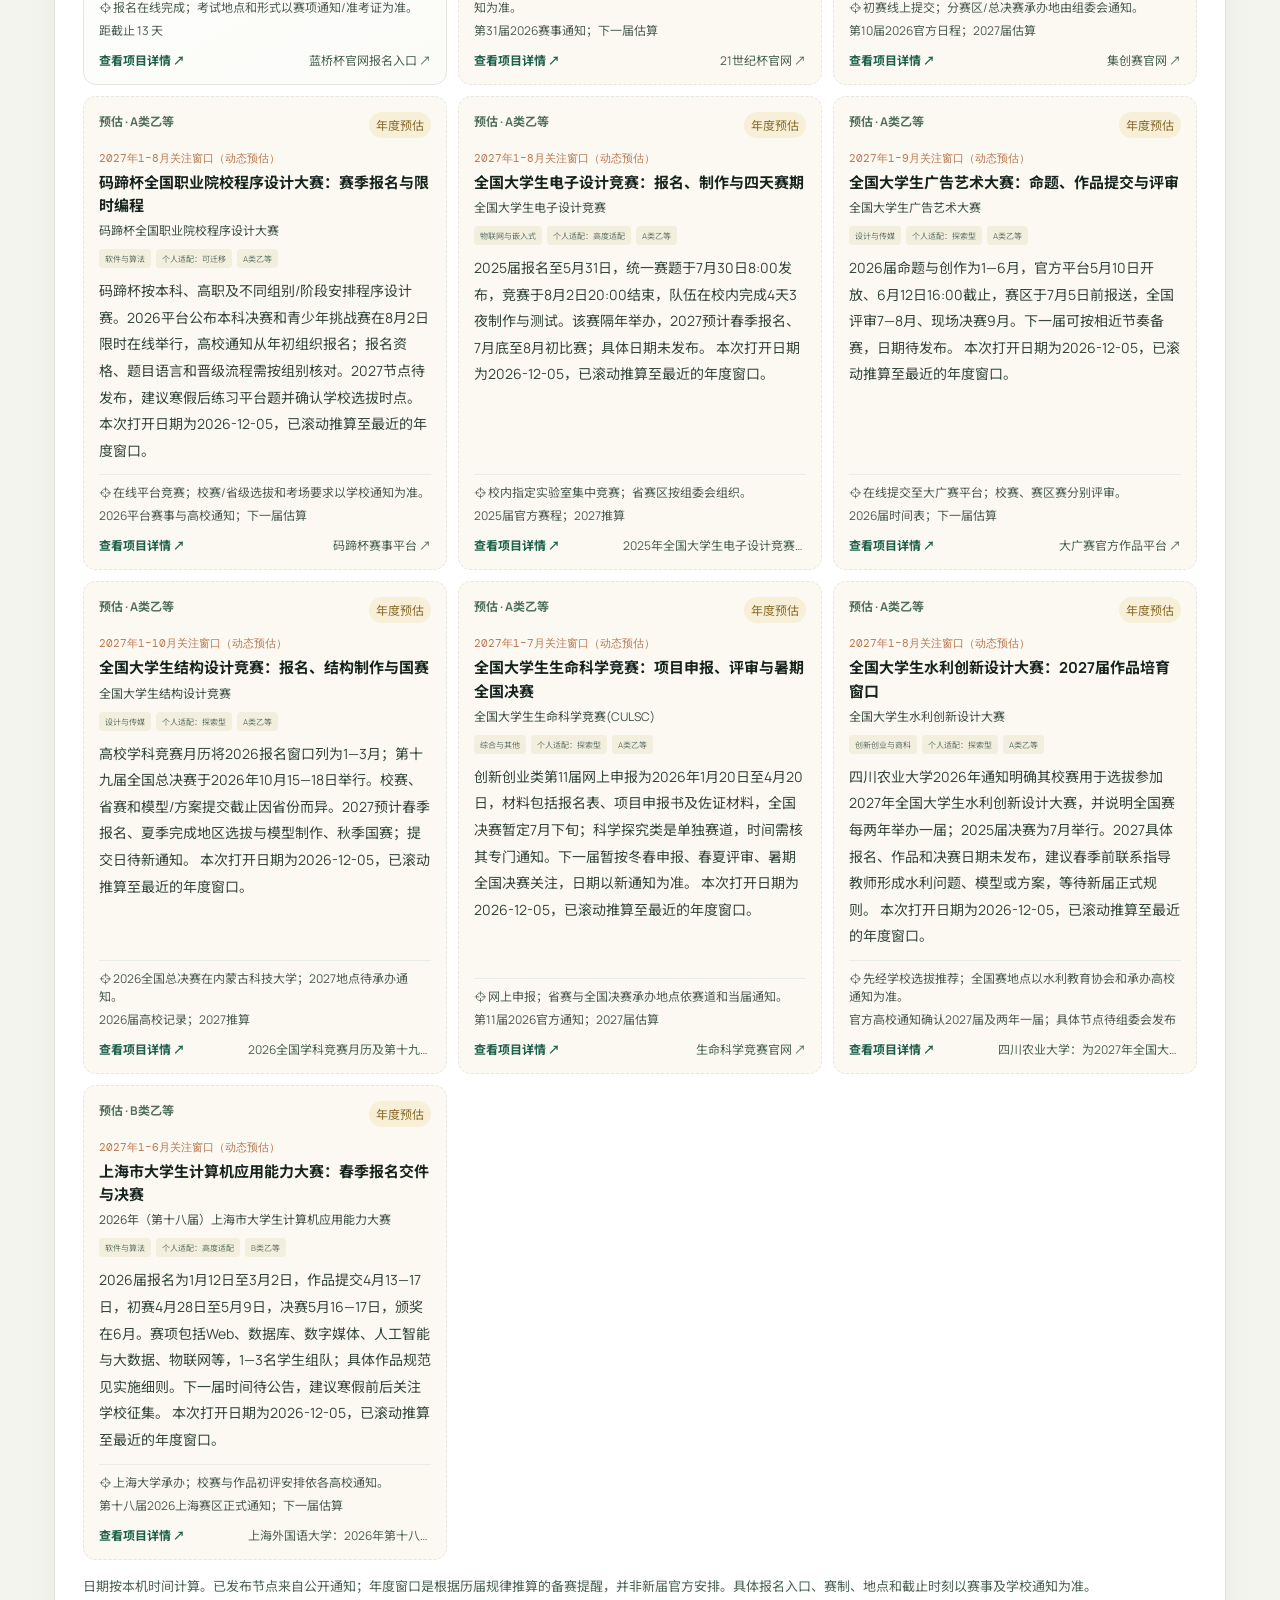
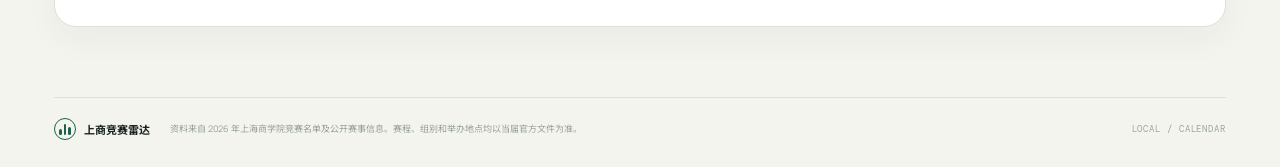
<file: calendar.html>
<!doctype html>
<html lang="zh-CN">
<head>
  <meta charset="utf-8"><meta name="viewport" content="width=device-width, initial-scale=1"><meta name="theme-color" content="#f5f5f1">
  <meta name="description" content="按月份、类型、竞赛方向与个人适配度筛选上海商学院学科竞赛日程"><title>最近报名与赛程 · 上商竞赛雷达</title>
  <link rel="preconnect" href="https://fonts.googleapis.com"><link rel="preconnect" href="https://fonts.gstatic.com" crossorigin>
  <link href="https://fonts.googleapis.com/css2?family=DM+Mono:wght@400;500&family=Manrope:wght@400;500;600;700;800&family=Noto+Sans+SC:wght@400;500;600;700;800&display=swap" rel="stylesheet"><link rel="stylesheet" href="styles.css">
</head>
<body><div class="site-shell">
  <header class="topbar"><a class="brand" href="index.html" aria-label="回到竞赛列表"><span class="brand-mark"><i></i><i></i><i></i></span><span><b>上商竞赛雷达</b><small>2026 · FIELD GUIDE</small></span></a><nav class="top-nav" aria-label="主导航"><a href="index.html#catalog-start">竞赛库</a><a href="calendar.html" class="nav-current">最近赛程</a><a href="about.html">评估口径</a><span class="local-badge"><span></span> 本地静态版</span></nav></header>
  <main class="calendar-page">
    <section class="calendar-page-hero"><div><div class="eyebrow"><span class="eyebrow-line"></span> WHEN TO JOIN / 赛程总览</div><h1>把握下一场比赛的<br><em>报名与准备窗口。</em></h1><p id="calendar-date-note">正在根据当前日期整理时间线…</p></div><div class="calendar-page-stats" id="calendar-page-stats"></div></section>
    <section class="calendar-section calendar-page-section" aria-label="赛程筛选"><div class="calendar-heading"><div><div class="eyebrow muted"><span class="eyebrow-line"></span> FILTER THE CALENDAR</div><h2>组合筛选赛程</h2><p>按时间、赛事类型、方向和个人适配度缩小范围。</p></div><div class="calendar-mark"><span class="calendar-pulse"></span><span>LIVE CALENDAR</span></div></div>
      <div class="calendar-filter-grid">
        <label><span>时间范围</span><select id="calendar-range"><option value="next30">未来 30 天 / 最近节点</option><option value="all">全部未来日程</option></select></label>
        <label><span>按月份看</span><select id="calendar-month"><option value="">不限制月份</option></select></label>
        <label><span>日程类型</span><select id="calendar-kind"><option value="">全部类型</option><option value="报名">报名</option><option value="提交">作品提交</option><option value="比赛">比赛 / 晋级</option><option value="预估">年度预估</option></select></label>
        <label><span>竞赛方向</span><select id="calendar-direction"><option value="">全部方向</option></select></label>
        <label><span>个人适配度</span><select id="calendar-fit"><option value="">全部适配度</option><option value="high">高度适配</option><option value="medium">可迁移</option><option value="low">探索型</option></select></label>
        <label><span>校内奖励分类</span><select id="calendar-class"><option value="">全部分类</option><option>A类甲等</option><option>B类甲等</option><option>A类乙等</option><option>B类乙等</option><option>丙等</option></select></label>
      </div>
      <div class="calendar-search-row"><label class="search-box" for="calendar-search"><svg viewBox="0 0 24 24" aria-hidden="true"><circle cx="10.8" cy="10.8" r="6.7"></circle><path d="m16 16 4.1 4.1"></path></svg><input id="calendar-search" type="search" autocomplete="off" placeholder="搜索竞赛名称、标签或赛程内容…"></label><button class="text-button" id="calendar-reset" type="button">重置筛选</button></div>
      <div class="calendar-summary" id="calendar-summary"></div><div class="calendar-grid" id="calendar-grid"></div><div class="calendar-empty" id="calendar-empty" hidden>没有符合条件的赛程。可以扩大时间范围或重置部分筛选。</div>
      <p class="schedule-disclaimer">日期按本机时间计算。已发布节点来自公开通知；年度窗口是根据历届规律推算的备赛提醒，并非新届官方安排。具体报名入口、赛制、地点和截止时刻以赛事及学校通知为准。</p>
    </section>
  </main>
  <footer class="footer"><div class="footer-brand"><span class="brand-mark small"><i></i><i></i><i></i></span><span>上商竞赛雷达</span></div><p>资料来自 2026 年上海商学院竞赛名单及公开赛事信息。赛程、组别和举办地点均以当届官方文件为准。</p><span class="footer-date">LOCAL / CALENDAR</span></footer>
</div><script src="competitions-data.js"></script><script src="calendar-data.js"></script><script src="calendar-engine.js"></script><script src="calendar.js"></script></body></html>
</file>
<file: styles.css>
:root{--paper:#f4f4ef;--ink:#17231f;--muted:#74807a;--line:#dce1da;--green:#1d604b;--deep:#164b3b;--lime:#d9f279;--orange:#f08a5d;--white:#fff;--shadow:0 18px 50px rgba(27,53,41,.08);font-synthesis:none}*{box-sizing:border-box}html{scroll-behavior:smooth}body{margin:0;background:var(--paper);color:var(--ink);font-family:Manrope,"Noto Sans SC",system-ui,sans-serif;-webkit-font-smoothing:antialiased}a{color:inherit;text-decoration:none}button,input,select{font:inherit}[hidden]{display:none!important}.site-shell{max-width:1440px;margin:auto;padding:0 54px}.topbar{height:88px;display:flex;align-items:center;justify-content:space-between;border-bottom:1px solid var(--line)}.brand{display:flex;align-items:center;gap:12px}.brand b{display:block;font-size:14px;letter-spacing:.03em}.brand small{display:block;margin-top:3px;color:var(--muted);font:9px "DM Mono",monospace;letter-spacing:.12em}.brand-mark{width:30px;height:30px;display:flex;align-items:end;gap:3px;padding:6px;border:1px solid var(--green);border-radius:50%}.brand-mark i{display:block;width:4px;border-radius:3px;background:var(--green)}.brand-mark i:nth-child(1){height:8px}.brand-mark i:nth-child(2){height:15px}.brand-mark i:nth-child(3){height:11px}.brand-mark.small{width:22px;height:22px;padding:4px;gap:2px}.brand-mark.small i{width:3px}.brand-mark.small i:nth-child(1){height:6px}.brand-mark.small i:nth-child(2){height:11px}.brand-mark.small i:nth-child(3){height:8px}.top-nav{display:flex;align-items:center;gap:34px;font-size:12px}.top-nav a{color:#707b75}.top-nav a:hover,.top-nav .nav-current{color:var(--green);font-weight:700}.local-badge{display:flex;align-items:center;gap:8px;color:var(--muted);font-size:11px}.local-badge span{width:6px;height:6px;background:#75a98e;border-radius:50%;box-shadow:0 0 0 4px #e0ebdf}
.hero{position:relative;display:grid;grid-template-columns:1.1fr .9fr;min-height:390px;padding:58px 2px 48px;overflow:hidden;border-bottom:1px solid var(--line)}.hero-copy{position:relative;z-index:2}.eyebrow{display:flex;align-items:center;gap:10px;color:var(--green);font:10px "DM Mono",monospace;letter-spacing:.15em;text-transform:uppercase}.eyebrow-line{height:1px;width:23px;background:var(--orange)}.hero h1{margin:24px 0 16px;font-size:clamp(38px,5.2vw,65px);line-height:1.13;letter-spacing:-.055em;font-weight:700}.hero h1 em{font-style:normal;color:var(--green)}.hero-copy>p{max-width:460px;color:#626e67;font-size:14px;line-height:1.9;margin:0}.hero-stats{display:flex;gap:28px;margin-top:36px}.stat{min-width:98px;padding-right:24px;border-right:1px solid #d2d9d1}.stat:last-child{border:0}.stat strong{display:block;font:700 23px "DM Mono",monospace;letter-spacing:-.07em;color:var(--green)}.stat span{display:block;margin-top:5px;color:var(--muted);font-size:10px}.hero-graphic{position:relative;min-height:300px;max-width:500px;width:100%;justify-self:end;align-self:center;overflow:hidden}.radar-ring{position:absolute;left:50%;top:50%;border:1px solid rgba(36,98,75,.16);border-radius:50%;transform:translate(-50%,-50%)}.ring-one{width:140px;height:140px}.ring-two{width:240px;height:240px}.ring-three{width:340px;height:340px}.radar-cross{position:absolute;background:rgba(36,98,75,.1)}.cross-h{height:1px;left:10%;right:10%;top:50%}.cross-v{width:1px;top:8%;bottom:8%;left:50%}.radar-sweep{position:absolute;left:50%;top:50%;width:170px;height:170px;transform:translateY(-100%) rotate(38deg);transform-origin:bottom left;background:linear-gradient(35deg,rgba(41,112,83,.18),transparent 63%);clip-path:polygon(0 100%,100% 0,0 0)}.radar-center{position:absolute;left:50%;top:50%;width:69px;height:69px;transform:translate(-50%,-50%);display:grid;place-content:center;text-align:center;border-radius:50%;background:var(--green);color:white;box-shadow:0 0 0 9px rgba(49,111,83,.08)}.radar-center span{font:700 20px "DM Mono",monospace}.radar-center small{font:8px "DM Mono",monospace;opacity:.68;letter-spacing:.16em}.radar-dot{position:absolute;width:8px;height:8px;background:var(--orange);border:2px solid var(--paper);border-radius:50%;box-shadow:0 0 0 5px rgba(240,138,93,.12)}.dot-a{left:65%;top:26%}.dot-b{left:29%;top:59%;background:#b4d253}.dot-c{left:74%;top:70%;width:6px;height:6px}.graphic-label{position:absolute;color:#8b968f;font:9px "DM Mono",monospace}.label-a{top:18%;left:7%}.label-b{right:2%;top:40%}.label-c{bottom:16%;left:20%}
.search-panel{position:relative;margin:26px 0 0;padding:20px 22px;background:#fff;border:1px solid #e5e8e2;border-radius:12px;box-shadow:0 10px 35px rgba(25,61,45,.035)}.search-row{display:flex;gap:14px}.search-box{height:52px;display:flex;align-items:center;gap:12px;flex:1;padding:0 15px;background:#f7f8f5;border:1px solid #e8ece6;border-radius:7px}.search-box svg{width:19px;height:19px;fill:none;stroke:#65756b;stroke-width:1.7}.search-box input{width:100%;border:0;outline:0;background:none;color:var(--ink);font-size:13px}.search-box input::placeholder{color:#9ba49e}.search-box kbd{flex:none;padding:4px 6px;color:#8e9992;background:white;border:1px solid #e2e7e0;border-radius:4px;font:10px "DM Mono",monospace}.sort-box{display:flex;align-items:center;gap:8px;padding:0 10px;color:#849087;font-size:11px}.sort-box select,.select-filter select{border:0;background:transparent;outline:0;color:var(--ink);font-size:11px;font-weight:600;cursor:pointer}.filter-row{display:flex;align-items:center;gap:12px;margin-top:18px}.filter-label,.select-filter span{color:#8c9890;font-size:10px;white-space:nowrap}.chips{display:flex;flex-wrap:wrap;gap:7px}.chip{padding:7px 11px;border:1px solid #e3e8e2;border-radius:20px;background:#fff;color:#66746c;font-size:10px;cursor:pointer;transition:.2s}.chip:hover{border-color:#99b9a6;color:var(--green)}.chip.active{border-color:var(--green);background:var(--green);color:#fff}.filter-divider{height:22px;width:1px;margin:0 3px;background:#e5e9e4}.select-filter{display:flex;align-items:center;gap:6px;white-space:nowrap}.catalog-section{padding:60px 0 72px}.section-heading{display:flex;justify-content:space-between;align-items:end;margin-bottom:23px}.muted{color:#9ba39d}.section-heading h2,.about-title h2{margin:11px 0 0;font-size:29px;letter-spacing:-.04em}.result-count{display:flex;align-items:baseline;gap:9px;color:var(--muted);font-size:11px}.result-count strong{font:500 24px "DM Mono",monospace;color:var(--green)}.active-filter-line{height:30px;display:flex;align-items:center;justify-content:space-between;margin-bottom:14px}.active-filter-line #active-filters{display:flex;gap:7px}.filter-pill{font-size:10px;color:var(--green);background:#e7eee7;padding:5px 9px;border-radius:20px}.text-button{border:0;background:transparent;color:#8d9991;font-size:10px;cursor:pointer}.text-button:hover{color:var(--green)}.cards-grid{display:grid;grid-template-columns:repeat(3,minmax(0,1fr));gap:14px}.event-card{min-height:225px;display:flex;flex-direction:column;padding:19px 20px 17px;background:#fff;border:1px solid #e5e9e3;border-radius:9px;transition:transform .2s,box-shadow .2s,border-color .2s;cursor:pointer}.event-card:hover{transform:translateY(-3px);border-color:#b9cfc0;box-shadow:var(--shadow)}.card-top{display:flex;justify-content:space-between;align-items:center;gap:8px}.category-badge{padding:5px 8px;border-radius:4px;background:#eaf0e8;color:#3d7258;font:10px "DM Mono","Noto Sans SC",sans-serif}.fit-badge{font-size:9px;color:#89948c}.fit-badge.high{color:var(--green);font-weight:700}.card-title{margin:17px 0 8px;font-size:15px;line-height:1.6;letter-spacing:-.025em}.card-summary{margin:0;color:#7d8981;font-size:10px;line-height:1.8;display:-webkit-box;-webkit-line-clamp:2;-webkit-box-orient:vertical;overflow:hidden}.card-tags{display:flex;flex-wrap:wrap;gap:6px;margin-top:auto;padding-top:16px}.mini-tag{color:#69766e;background:#f3f5f1;padding:4px 7px;border-radius:3px;font-size:9px}.card-foot{display:flex;justify-content:space-between;align-items:center;margin-top:14px;padding-top:12px;border-top:1px solid #eef0ec;color:#8b968f;font-size:9px}.card-foot .arrow{font:14px "DM Mono",monospace;color:var(--green)}.award-dot{display:inline-block;width:5px;height:5px;margin-right:5px;border-radius:50%;background:var(--orange);vertical-align:middle}.empty-state{padding:70px 20px;text-align:center;border:1px dashed #cfd8ce;border-radius:12px}.empty-icon{font-size:38px;color:#8da696}.empty-state h3{margin:8px 0;font-size:17px}.empty-state p{color:var(--muted);font-size:12px}.button{padding:11px 17px;border:0;border-radius:5px;cursor:pointer;font-size:11px}.button-dark{background:var(--green);color:white}.button-dark:hover{background:var(--deep)}
.about-section{display:grid;grid-template-columns:.8fr 1.7fr;gap:54px;padding:49px 0 64px;border-top:1px solid var(--line)}.about-title h2{font-size:26px;line-height:1.4}.about-grid{display:grid;grid-template-columns:repeat(3,1fr);gap:24px}.about-grid article{padding-top:3px}.about-index{font:10px "DM Mono",monospace;color:var(--orange)}.about-grid h3{margin:13px 0 8px;font-size:13px}.about-grid p{margin:0;color:#7b8780;font-size:10px;line-height:1.9}.footer{display:flex;align-items:center;gap:20px;padding:20px 0 27px;border-top:1px solid var(--line)}.footer-brand{display:flex;align-items:center;gap:8px;flex:none;font-size:11px;font-weight:700}.footer p{margin:0;color:#96a098;font-size:9px;line-height:1.7}.footer-date{margin-left:auto;flex:none;font:9px "DM Mono",monospace;color:#9ba69f;letter-spacing:.1em}
/* detail */.detail-wrap{padding:29px 0 74px}.back-link{display:inline-flex;align-items:center;gap:8px;color:#758179;font-size:11px}.back-link:hover{color:var(--green)}.detail-hero{position:relative;margin-top:24px;padding:36px 40px 32px;background:var(--green);border-radius:13px;color:white;overflow:hidden}.detail-hero:after{content:"";position:absolute;right:-80px;top:-155px;width:400px;height:400px;border:1px solid rgba(255,255,255,.12);border-radius:50%;box-shadow:0 0 0 48px rgba(255,255,255,.025),0 0 0 96px rgba(255,255,255,.025)}.detail-kicker{display:flex;align-items:center;gap:9px;color:#c6d8ce;font:10px "DM Mono",monospace;letter-spacing:.12em}.detail-hero h1{position:relative;z-index:1;max-width:900px;margin:18px 0 12px;font-size:clamp(25px,4vw,43px);line-height:1.35;letter-spacing:-.04em}.detail-hero p{position:relative;z-index:1;max-width:780px;margin:0;color:#d0dfd7;font-size:12px;line-height:1.9}.detail-badges{position:relative;z-index:1;display:flex;flex-wrap:wrap;gap:7px;margin-top:21px}.detail-badge{padding:6px 9px;border:1px solid rgba(255,255,255,.23);border-radius:4px;color:#e6f0e9;font-size:9px}.detail-badge.lime{background:var(--lime);border-color:var(--lime);color:#233a2e;font-weight:700}.detail-layout{display:grid;grid-template-columns:minmax(0,1.5fr) minmax(270px,.8fr);gap:22px;margin-top:20px}.detail-main,.detail-side{display:flex;flex-direction:column;gap:15px}.detail-card{padding:22px 23px;background:#fff;border:1px solid #e5e9e3;border-radius:9px}.detail-card h2{margin:0 0 14px;font-size:14px;letter-spacing:-.02em}.detail-card h2 span{margin-right:9px;color:var(--orange);font:10px "DM Mono",monospace}.info-grid{display:grid;grid-template-columns:repeat(2,minmax(0,1fr));gap:10px}.info-cell{min-height:115px;padding:14px;background:#f7f8f5;border-radius:6px}.info-cell label{display:block;margin-bottom:8px;color:#98a39b;font:9px "DM Mono","Noto Sans SC",sans-serif;letter-spacing:.08em}.info-cell p{margin:0;color:#48564d;font-size:11px;line-height:1.8}.detail-card p.body-copy{margin:0;color:#66746c;font-size:11px;line-height:1.95}.match-card{background:#edf3ec}.match-card .match-top{display:flex;align-items:start;justify-content:space-between;gap:12px}.match-title{color:#7c8a81;font-size:9px}.match-level{margin:5px 0 0;color:var(--green);font-size:19px;font-weight:700}.match-label{padding:6px 8px;background:#d8e6d8;color:var(--green);border-radius:3px;font-size:9px}.meter-row{display:grid;grid-template-columns:58px 1fr 25px;gap:9px;align-items:center;margin-top:15px;color:#6f7d73;font-size:9px}.meter-track{height:5px;border-radius:5px;background:#d9e2d8;overflow:hidden}.meter-track i{display:block;height:100%;background:var(--green);border-radius:5px}.meter-row strong{font:10px "DM Mono",monospace;color:var(--green)}.forecast-card{background:#1d604b;color:white}.forecast-card h2{color:white}.forecast-card .forecast-kicker{color:#c4d9cc;font-size:9px}.forecast-values{display:grid;grid-template-columns:1fr 1fr;gap:10px;margin:13px 0}.forecast-box{padding:13px 12px;border:1px solid rgba(255,255,255,.18);border-radius:6px}.forecast-box span{display:block;color:#c5d9cd;font-size:9px}.forecast-box strong{display:block;margin-top:7px;color:#e1f18b;font:500 21px "DM Mono",monospace}.forecast-card p{margin:0;color:#d0e0d6;font-size:9px;line-height:1.8}.confidence{display:inline-flex;margin-top:12px;padding:5px 8px;border-radius:3px;background:rgba(255,255,255,.12);font-size:9px}.award-card{overflow:hidden}.award-note{margin:-4px 0 13px;color:#89958e;font-size:9px;line-height:1.7}.award-table{width:100%;border-collapse:collapse;font-size:9px}.award-table th{padding:9px 7px;text-align:left;background:#243a32;color:#eaf1eb;font-weight:500}.award-table td{padding:9px 7px;border-bottom:1px solid #edf0eb;color:#536158}.award-table tr:last-child td{border-bottom:0}.award-table tr.is-highlight td{background:#f0f6d9;color:#36523d;font-weight:700}.award-table .money{font:10px "DM Mono",monospace}.award-table .empty-money{color:#b0b8b2}.award-footnote{margin-top:12px;padding:10px 11px;background:#fbf4ed;color:#8c5b3d;border-radius:5px;font-size:9px;line-height:1.8}.source-list{display:flex;flex-direction:column;gap:8px}.source-link{display:flex;align-items:center;justify-content:space-between;gap:12px;padding:10px 11px;background:#f7f8f5;border-radius:5px;color:#52725e;font-size:10px}.source-link:hover{background:#eaf0e8}.source-link small{color:#9aa49d;font-size:8px}.source-arrow{font:13px "DM Mono",monospace}.data-warning{padding:12px 13px;background:#f8f3e9;border-left:2px solid #e2a067;color:#806849;font-size:9px;line-height:1.85}.conduct-strip{padding:13px 14px;background:#f6f7f3;border-radius:6px;color:#79857d;font-size:9px;line-height:1.8}.conduct-strip strong{color:#526c59}.tagline{display:flex;flex-wrap:wrap;gap:6px}.detail-tags{padding:4px 7px;border:1px solid #e4e9e3;border-radius:15px;color:#738078;font-size:9px}
@media(max-width:1000px){.site-shell{padding:0 32px}.cards-grid{grid-template-columns:repeat(2,minmax(0,1fr))}.hero-graphic{transform:scale(.88);transform-origin:center right}.about-section{grid-template-columns:1fr;gap:25px}.detail-layout{grid-template-columns:minmax(0,1.2fr) minmax(255px,.8fr)}}
@media(max-width:700px){.site-shell{padding:0 18px}.topbar{height:70px}.top-nav{gap:16px}.top-nav>a{display:none}.hero{grid-template-columns:1fr;min-height:0;padding:39px 0 24px}.hero h1{font-size:43px;margin-top:20px}.hero-copy>p{font-size:12px}.hero-stats{gap:17px;margin-top:26px}.stat{min-width:0;padding-right:14px}.stat strong{font-size:19px}.stat span{font-size:9px}.hero-graphic{justify-self:center;width:min(100%,350px);min-height:205px;height:205px;transform:scale(.78);transform-origin:center;margin:-2px auto -19px}.search-panel{padding:14px;margin-top:16px}.search-row{gap:5px}.search-box{height:48px;padding:0 10px;gap:8px}.search-box input{font-size:11px}.search-box kbd{display:none}.sort-box{padding:0 2px;gap:0}.sort-box span{display:none}.sort-box select{font-size:9px;max-width:76px}.filter-row{align-items:flex-start;flex-wrap:wrap;gap:9px;margin-top:13px}.filter-label{padding-top:7px}.chips{gap:5px}.chip{padding:6px 8px;font-size:9px}.filter-divider{display:none}.select-filter{padding-top:5px}.select-filter span,.select-filter select{font-size:9px}.catalog-section{padding:39px 0 45px}.section-heading h2{font-size:25px}.cards-grid{grid-template-columns:1fr;gap:10px}.event-card{min-height:200px;padding:17px}.card-title{font-size:14px}.about-section{padding:35px 0 40px}.about-grid{grid-template-columns:1fr;gap:19px}.about-grid article{display:grid;grid-template-columns:32px 1fr;column-gap:8px}.about-index{grid-row:span 2;padding-top:4px}.about-grid h3{margin:0 0 5px}.footer{align-items:flex-start;flex-wrap:wrap;gap:11px}.footer p{order:3;flex-basis:100%}.footer-date{font-size:8px}.detail-wrap{padding:21px 0 48px}.detail-hero{padding:25px 20px 22px;margin-top:18px}.detail-hero h1{font-size:24px}.detail-hero p{font-size:10px}.detail-layout{grid-template-columns:1fr;gap:11px}.detail-side{order:-1}.detail-card{padding:18px}.info-grid{grid-template-columns:1fr 1fr;gap:7px}.info-cell{min-height:120px;padding:11px}.info-cell p{font-size:10px}.forecast-values{gap:7px}.forecast-box{padding:11px 9px}.forecast-box strong{font-size:17px}.award-table th,.award-table td{padding:8px 5px;font-size:8px}.award-table .money{font-size:9px}.detail-hero:after{right:-210px}}
@media(max-width:390px){.hero h1{font-size:37px}.hero-stats{gap:10px}.stat{padding-right:10px}.stat strong{font-size:17px}.info-grid{grid-template-columns:1fr}.info-cell{min-height:0}}
.coverage-note{display:grid;grid-template-columns:auto 1fr;gap:5px 12px;align-items:center;margin:0 0 20px;padding:13px 16px;border:1px solid #e7d6a8;border-radius:12px;background:#fbf7e9;color:#675630;font-size:12px}.coverage-note strong{font-size:12px;color:#3c3828}.coverage-note small{grid-column:2;color:#817652;font-size:10px;line-height:1.5}
@media(max-width:700px){.coverage-note{grid-template-columns:1fr;gap:4px;padding:12px;font-size:11px}.coverage-note small{grid-column:1;font-size:9px}}
.calendar-section{margin-top:42px;padding:26px 28px 28px;border:1px solid #dce1da;border-radius:22px;background:#fff;box-shadow:0 12px 34px rgba(27,53,41,.045)}.calendar-heading{display:flex;justify-content:space-between;align-items:flex-start;gap:20px}.calendar-heading h2{font-size:27px;letter-spacing:-.04em;margin:8px 0 5px}.calendar-heading p{margin:0;color:var(--muted);font-size:12px}.calendar-mark{display:inline-flex;align-items:center;gap:8px;color:#658273;font:9px "DM Mono",monospace;letter-spacing:.1em;text-transform:uppercase}.calendar-pulse{width:8px;height:8px;border-radius:50%;background:#89ba80;box-shadow:0 0 0 4px #e9f3e4}.calendar-tools{display:flex;align-items:end;gap:10px;flex-wrap:wrap;margin:22px 0 13px;padding:13px;border-radius:12px;background:#f6f7f3}.calendar-tools label{display:grid;gap:5px;color:#718077;font-size:9px}.calendar-tools select{min-width:148px;padding:9px 30px 9px 10px;border:1px solid #dce1da;border-radius:8px;background:#fff;color:var(--ink);font-size:11px}.calendar-tools .text-button{margin-left:auto;padding:10px 8px}.calendar-summary{display:flex;align-items:center;gap:16px;flex-wrap:wrap;margin:14px 0 12px;color:#6f7d75;font-size:10px}.calendar-summary strong{color:var(--green);font-size:12px}.calendar-summary small{flex-basis:100%;color:#97a19a;font-size:9px}.calendar-grid{display:grid;grid-template-columns:repeat(3,minmax(0,1fr));gap:11px}.calendar-card{display:flex;min-width:0;flex-direction:column;padding:15px;border:1px solid #e3e7e1;border-radius:13px;background:linear-gradient(150deg,#fff,#fbfcf8)}.calendar-card.is-estimate{border-style:dashed;background:#fbf9f1}.calendar-card-top{display:flex;justify-content:space-between;gap:8px}.calendar-kind{color:#54715f;font-size:9px;font-weight:700}.calendar-state{padding:4px 7px;border-radius:99px;background:#e9f3e8;color:#49714f;font-size:8px}.calendar-card.is-estimate .calendar-state{background:#f7efd7;color:#8a6d2e}.calendar-date{margin-top:13px;color:#ba7750;font:11px "DM Mono",monospace}.calendar-card h3{margin:5px 0;font-size:13px;line-height:1.55}.calendar-event-name{margin:0;color:#67736c;font-size:9px;line-height:1.5}.calendar-note{flex:1;margin:10px 0;color:#7d8780;font-size:10px;line-height:1.65}.calendar-card-meta{display:grid;gap:5px;padding-top:9px;border-top:1px solid #e9ece7;color:#819087;font-size:8px;line-height:1.5}.calendar-card-actions{display:flex;justify-content:space-between;align-items:center;gap:8px;margin-top:11px}.calendar-detail-link{color:var(--green);font-size:9px;font-weight:700}.calendar-source-link{max-width:55%;overflow:hidden;color:#96a098;font-size:8px;text-overflow:ellipsis;white-space:nowrap}.calendar-empty{margin-top:8px;padding:25px;text-align:center;border:1px dashed #dce1da;border-radius:13px;color:#7c8880;font-size:11px}.schedule-detail-card .schedule-detail-heading{display:flex;align-items:center;justify-content:space-between;gap:10px}.schedule-detail-heading h2{margin-top:7px}.schedule-detail-list{display:grid;margin-top:16px}.schedule-detail-row{display:grid;grid-template-columns:170px 1fr;gap:16px;padding:14px 0;border-top:1px solid var(--line)}.schedule-detail-row.estimate-row{background:#fcfaf4}.schedule-detail-date strong{display:block;color:var(--green);font-size:11px}.schedule-detail-date span{display:block;margin-top:5px;color:#9a8b63;font-size:9px}.schedule-detail-row h3{margin:0 0 6px;font-size:12px}.schedule-detail-row p,.schedule-detail-row small{display:block;margin:0 0 5px;color:#78837d;font-size:10px;line-height:1.6}.schedule-detail-row a{display:inline-block;margin-top:5px;color:var(--green);font-size:9px}.schedule-disclaimer{margin:15px 0 0;color:#929b95;font-size:9px;line-height:1.65}
@media(max-width:900px){.calendar-grid{grid-template-columns:repeat(2,minmax(0,1fr))}}
@media(max-width:700px){.calendar-section{margin-top:21px;padding:18px 13px;border-radius:16px}.calendar-heading h2{font-size:22px}.calendar-mark{font-size:7px}.calendar-tools{display:grid;grid-template-columns:1fr 1fr;gap:9px;margin-top:16px;padding:10px}.calendar-tools label:first-child{grid-column:span 2}.calendar-tools select{min-width:0;width:100%;font-size:10px}.calendar-tools .text-button{grid-column:span 2;justify-self:start;margin:0;padding:5px}.calendar-summary{gap:8px 12px}.calendar-grid{grid-template-columns:1fr;gap:8px}.calendar-card{padding:13px}.calendar-card h3{font-size:12px}.schedule-detail-row{grid-template-columns:1fr;gap:6px;padding:12px 0}.schedule-detail-date strong{font-size:10px}}
/* Per-event visual guide */
.quick-read-card{--quick:#3e7656;--quick-soft:#e9f1e8;display:block;margin:14px 0 0;padding:19px 22px 16px;border:1px solid #e2e8df;border-radius:10px;background:linear-gradient(135deg,#fff 0%,var(--quick-soft) 100%)}
.quick-read-card.theme-business{--quick:#9b7441;--quick-soft:#f7f0e2}.quick-read-card.theme-research{--quick:#5574a4;--quick-soft:#edf2f9}.quick-read-card.theme-design{--quick:#9c647e;--quick-soft:#f7edf2}.quick-read-card.theme-writing{--quick:#657ba0;--quick-soft:#eef2f8}.quick-read-card.theme-skill{--quick:#987448;--quick-soft:#f6f0e7}
.quick-read-head{display:flex;align-items:center;justify-content:space-between;gap:12px}.quick-read-head .forecast-kicker{color:var(--quick);font:9px "DM Mono",monospace;letter-spacing:.12em}.quick-read-head h2{margin:6px 0 0;font-size:15px;letter-spacing:-.02em}.quick-read-stamp{padding:6px 9px;border:1px solid color-mix(in srgb,var(--quick) 25%,white);border-radius:99px;color:var(--quick);font-size:9px;white-space:nowrap}
.quick-flow{position:relative;display:grid;grid-template-columns:repeat(4,minmax(0,1fr));gap:10px;margin:21px 0 13px}.quick-flow svg{position:absolute;z-index:0;top:0;left:0;width:100%;height:30px;overflow:visible}.quick-flow svg path{fill:none;stroke:color-mix(in srgb,var(--quick) 32%,white);stroke-width:2}.quick-flow svg circle{fill:#fff;stroke:var(--quick);stroke-width:3}.quick-stage{position:relative;z-index:1;display:flex;min-width:0;align-items:center;flex-direction:column;gap:8px;text-align:center}.quick-stage span{display:grid;width:30px;height:30px;place-items:center;border:2px solid var(--quick);border-radius:50%;background:#fff;color:var(--quick);font:9px "DM Mono",monospace}.quick-stage strong{color:#516057;font-size:10px;line-height:1.5}.quick-read-card figcaption{display:grid;grid-template-columns:auto 1fr;gap:5px 8px;padding-top:11px;border-top:1px solid color-mix(in srgb,var(--quick) 15%,white);color:#65736a;font-size:9px;line-height:1.7}.quick-read-card figcaption strong{color:var(--quick)}.quick-read-card figcaption small{grid-column:1/-1;color:#929b94;font-size:8px}
@media(max-width:700px){.quick-read-card{margin-top:10px;padding:16px 14px 13px}.quick-read-head h2{font-size:13px}.quick-flow{gap:4px;margin:18px 0 11px}.quick-stage strong{font-size:9px}.quick-stage span{width:27px;height:27px}.quick-flow svg{height:27px}.quick-read-card figcaption{font-size:9px}}
.calendar-page{padding:35px 0 70px}.calendar-page-hero{display:grid;grid-template-columns:minmax(0,1fr) auto;align-items:end;gap:24px;padding:24px 4px 31px;border-bottom:1px solid var(--line)}.calendar-page-hero h1{margin:20px 0 12px;font-size:clamp(35px,5vw,57px);line-height:1.2;letter-spacing:-.05em}.calendar-page-hero h1 em{color:var(--green);font-style:normal}.calendar-page-hero p{margin:0;color:#77837b;font-size:11px;line-height:1.7}.calendar-page-stats{display:flex;gap:10px}.calendar-page-stats div{min-width:105px;padding:13px 14px;border:1px solid #e2e7e0;border-radius:10px;background:#fff}.calendar-page-stats strong{display:block;color:var(--green);font:500 20px "DM Mono",monospace}.calendar-page-stats span{display:block;margin-top:5px;color:#849087;font-size:9px}.calendar-page-section{margin-top:27px}.calendar-filter-grid{display:grid;grid-template-columns:repeat(3,minmax(0,1fr));gap:10px;margin:20px 0 12px;padding:14px;border-radius:12px;background:#f6f7f3}.calendar-filter-grid label{display:grid;gap:6px;color:#718077;font-size:9px}.calendar-filter-grid select{width:100%;padding:10px 30px 10px 11px;border:1px solid #dce1da;border-radius:8px;background:white;color:var(--ink);font-size:10px}.calendar-search-row{display:flex;align-items:center;gap:12px;margin:12px 0}.calendar-search-row .search-box{height:46px}.calendar-search-row .text-button{padding:10px 12px;white-space:nowrap}.calendar-card-tags{display:flex;flex-wrap:wrap;gap:5px;margin-top:9px}.calendar-card-tags span{padding:4px 6px;border-radius:4px;background:#edf2eb;color:#62766a;font-size:8px}.calendar-card.is-estimate .calendar-card-tags span{background:#f3efdf}.top-nav .nav-current{color:var(--green);font-weight:700}
@media(max-width:900px){.calendar-page-stats{gap:6px}.calendar-page-stats div{min-width:90px;padding:11px}.calendar-filter-grid{grid-template-columns:repeat(2,minmax(0,1fr))}}
@media(max-width:700px){.calendar-page{padding:22px 0 48px}.calendar-page-hero{grid-template-columns:1fr;gap:17px;padding:12px 0 22px}.calendar-page-hero h1{font-size:36px;margin:15px 0 9px}.calendar-page-stats{display:grid;grid-template-columns:repeat(3,1fr)}.calendar-page-stats div{min-width:0;padding:9px}.calendar-page-stats strong{font-size:16px}.calendar-page-stats span{font-size:8px}.calendar-page-section{margin-top:18px}.calendar-filter-grid{grid-template-columns:1fr 1fr;gap:8px;padding:10px}.calendar-filter-grid label:first-child,.calendar-filter-grid label:nth-child(2){grid-column:span 2}.calendar-filter-grid select{padding:9px 23px 9px 8px;font-size:9px}.calendar-search-row{gap:5px}.calendar-search-row .search-box{padding:0 9px}.calendar-search-row .search-box input{font-size:10px}.calendar-search-row .text-button{padding:8px 3px;font-size:9px}.calendar-card-tags span{font-size:8px}}
.radar-center span{font:700 25px "Noto Sans SC",sans-serif;letter-spacing:0}
@media(max-width:700px){.top-nav>a[href="calendar.html"]{display:block;font-size:9px}.top-nav{gap:9px}.local-badge{font-size:9px}}

/* Readability pass: enlarge secondary copy and strengthen text contrast. */
.hero-copy>p,.calendar-page-hero p{color:#45554b;font-size:15px;line-height:1.9}
.stat span,.coverage-note small,.catalog-count-note{color:#56665c;font-size:12px;line-height:1.65}
.search-box input{font-size:15px}.search-box input::placeholder{color:#65736a}
.sort-box,.filter-label,.select-filter span{color:#536359;font-size:12px}
.sort-box select,.select-filter select{font-size:13px}
.chip{color:#425349;font-size:12px}.filter-pill,.text-button{font-size:12px}
.fit-badge{color:#536359;font-size:11px}.category-badge{font-size:11px}
.card-title{font-size:17px;line-height:1.55}.card-summary{color:#405047;font-size:14px;line-height:1.8}
.mini-tag{color:#43544a;font-size:11px}.card-foot{color:#536359;font-size:11px}
.detail-hero p{color:#eff7f1;font-size:16px;line-height:1.9}
.detail-kicker,.detail-badge{font-size:11px}
.detail-card h2{font-size:17px}.detail-card h2 span{font-size:12px}
.info-cell label{color:#4f6257;font-size:12px;font-weight:700;letter-spacing:.035em}
.info-cell p,.detail-card p.body-copy{color:#35463b;font-size:14px;line-height:1.9}
.match-title,.match-label,.meter-row{color:#43564a;font-size:12px}
.meter-row strong{font-size:12px}.forecast-card .forecast-kicker,.forecast-box span,.forecast-card p,.confidence{font-size:12px}
.award-note,.award-footnote,.conduct-strip,.data-warning{font-size:13px;line-height:1.8}
.award-table{font-size:12px}.award-table .money{font-size:12px}
.source-link{color:#365f46;font-size:12px}.source-link small{color:#56675d;font-size:11px}
.detail-tags{color:#42564a;font-size:11px}
.back-link{font-size:13px}
.fit-assessment-grid{display:grid;grid-template-columns:repeat(3,minmax(0,1fr));gap:10px;margin-top:13px}
.fit-assessment-grid article{padding:15px;background:#f4f7f1;border:1px solid #e1e8de;border-radius:8px}
.fit-assessment-grid article strong{display:block;color:#245b40;font-size:14px}
.fit-assessment-grid article p{margin:8px 0 0;color:#35463b;font-size:13px;line-height:1.8}
.assessment-note{margin-top:12px;padding:13px 15px;background:#f8f4e9;border-radius:7px;color:#554a34;font-size:13px;line-height:1.8}
.assessment-note strong{color:#3e3626}
.calendar-page-hero p,.calendar-page-stats span{color:#4e5e54}
.calendar-filter-grid label,.calendar-tools label{color:#4a5b50;font-size:12px}
.calendar-filter-grid select,.calendar-tools select{font-size:13px}
.calendar-summary,.calendar-card-meta{color:#4d5d53;font-size:12px}
.calendar-summary small,.calendar-card-meta small{color:#58685e;font-size:11px}
.calendar-card h3{font-size:15px}.calendar-event-name{color:#3f5046;font-size:12px}
.calendar-note{color:#3f5046;font-size:13px;line-height:1.8}
.calendar-kind,.calendar-state,.calendar-detail-link,.calendar-source-link{font-size:11px}
.calendar-source-link{color:#4b6253}
.schedule-detail-date strong{font-size:13px}.schedule-detail-date span{color:#635a43;font-size:11px}
.schedule-detail-row h3{font-size:14px}.schedule-detail-row p,.schedule-detail-row small{color:#405047;font-size:13px;line-height:1.8}
.schedule-detail-row a,.schedule-disclaimer{color:#4b6253;font-size:12px;line-height:1.75}
.about-page-hero p,.about-method-card p,.about-method-card li,.method-levels span,.about-source-copy p{color:#3f5046;font-size:14px;line-height:1.85}
.about-index{color:#526357;font-size:12px}.method-levels b{font-size:14px}
@media(max-width:700px){
  .hero-copy>p,.calendar-page-hero p{font-size:14px}
  .card-summary{font-size:14px}.card-title{font-size:16px}
  .detail-hero p{font-size:15px}.detail-card h2{font-size:16px}
  .info-grid{grid-template-columns:1fr}.info-cell{min-height:0}.info-cell p,.detail-card p.body-copy{font-size:14px}
  .fit-assessment-grid{grid-template-columns:1fr}.fit-assessment-grid article{padding:13px}
  .fit-assessment-grid article p,.assessment-note{font-size:13px}
  .award-table th,.award-table td{font-size:11px}.award-table .money{font-size:11px}
  .calendar-event-name,.calendar-note,.schedule-detail-row p,.schedule-detail-row small{font-size:13px}
  .about-page-hero p,.about-method-card p,.about-method-card li,.method-levels span,.about-source-copy p{font-size:14px}
}
.about-page{padding:37px 0 70px}.about-page-hero{padding:20px 3px 31px;border-bottom:1px solid var(--line)}.about-page-hero h1{margin:20px 0 13px;font-size:clamp(37px,5vw,58px);line-height:1.18;letter-spacing:-.05em}.about-page-hero h1 em{color:var(--green);font-style:normal}.about-page-hero p{max-width:690px;margin:0;color:#758078;font-size:12px;line-height:1.9}.about-method-grid{display:grid;grid-template-columns:repeat(2,minmax(0,1fr));gap:14px;margin-top:23px}.about-method-card{padding:23px 25px;background:white;border:1px solid #e4e9e2;border-radius:12px}.about-method-card .about-index{font:9px "DM Mono",monospace;letter-spacing:.1em}.about-method-card h2{margin:11px 0 10px;font-size:17px}.about-method-card>p,.about-source-copy p{margin:0;color:#69766e;font-size:11px;line-height:1.9}.method-levels{display:grid;gap:8px;margin-top:15px}.method-levels div{display:grid;grid-template-columns:92px 1fr;gap:12px;padding:10px 11px;border-radius:7px;background:#f6f8f4}.method-levels b{color:var(--green);font-size:10px}.method-levels span{color:#758078;font-size:10px;line-height:1.7}.about-method-card ul{display:grid;gap:8px;margin:14px 0;padding-left:19px;color:#69766e;font-size:10px;line-height:1.7}.about-callout{margin-top:14px;padding:11px 12px;border-left:2px solid #d8a067;border-radius:0 6px 6px 0;background:#fbf6ee;color:#806b4c;font-size:10px;line-height:1.8}.about-source-panel{display:grid;grid-template-columns:.8fr 1.2fr;gap:35px;margin-top:23px;padding:25px;background:#edf2eb;border-radius:12px}.about-source-panel h2{margin:9px 0 0;font-size:20px}.about-source-copy{display:grid;gap:11px}.about-source-copy a{color:var(--green);font-size:10px;font-weight:700}
@media(max-width:900px){.about-source-panel{grid-template-columns:1fr;gap:15px}}
@media(max-width:700px){.about-page{padding:24px 0 48px}.about-page-hero{padding:12px 0 22px}.about-page-hero h1{font-size:37px;margin:15px 0 10px}.about-page-hero p{font-size:10px}.about-method-grid{grid-template-columns:1fr;gap:9px;margin-top:15px}.about-method-card{padding:18px}.about-method-card h2{font-size:15px}.about-method-card>p,.about-source-copy p{font-size:10px}.method-levels div{grid-template-columns:80px 1fr;gap:7px}.about-source-panel{margin-top:15px;padding:18px}.about-source-panel h2{font-size:17px}}
@media(max-width:700px){.top-nav>a[href="about.html"]{display:block;font-size:9px}.local-badge{display:none}}
.catalog-count-note{margin:7px 0 0;color:#8b968f;font-size:10px}.region-event-card{border-color:#e8e1ce;background:linear-gradient(145deg,#fff,#fcfaf4)}.region-event-card .category-badge{background:#f2efdf;color:#81713d}
@media(max-width:700px){.catalog-count-note{font-size:9px}.result-count{align-items:flex-end;flex-direction:column;gap:2px}.result-count strong{font-size:21px}}

/* Final readability overrides: keep descriptive copy legible on every page. */
.hero-copy>p,.calendar-page-hero p,.about-page-hero p{color:#3f5046;font-size:15px;line-height:1.9}
.stat span,.coverage-note small,.catalog-count-note,.about-index{color:#4d5d53;font-size:12px;line-height:1.7}
.card-summary,.info-cell p,.detail-card p.body-copy,.schedule-detail-row p,.schedule-detail-row small,.calendar-note,.about-method-card>p,.about-method-card li,.about-source-copy p{color:#35463b;font-size:14px;line-height:1.9}
.info-cell label,.detail-kicker,.detail-badge,.match-title,.match-label,.source-link small,.detail-tags,.calendar-kind,.calendar-state,.calendar-detail-link,.calendar-source-link{font-size:12px}
.detail-card h2{font-size:18px}.schedule-detail-row h3,.calendar-card h3{font-size:15px}
.award-note,.award-footnote,.conduct-strip,.data-warning,.assessment-note{font-size:14px;line-height:1.85}
.fit-assessment-grid article strong{font-size:15px}.fit-assessment-grid article p{font-size:14px;line-height:1.85}
.about-method-card>p,.about-source-copy p,.method-levels span{font-size:14px;line-height:1.85}
.about-method-card ul{color:#35463b;font-size:13px;line-height:1.8}
.method-levels b{font-size:13px}.about-callout{font-size:13px;line-height:1.8}.about-source-copy a{font-size:13px}
.schedule-detail-date strong,.schedule-detail-date span,.schedule-detail-row a,.schedule-disclaimer{font-size:13px;line-height:1.8}
@media(max-width:700px){
  .hero-copy>p,.calendar-page-hero p,.about-page-hero p{font-size:14px}
  .stat span,.coverage-note small,.catalog-count-note,.about-index{font-size:12px}
  .card-summary,.info-cell p,.detail-card p.body-copy,.schedule-detail-row p,.schedule-detail-row small,.calendar-note,.about-method-card>p,.about-method-card li,.about-source-copy p{font-size:13px;line-height:1.8}
  .info-grid{grid-template-columns:1fr}.info-cell{min-height:0}.detail-card h2{font-size:16px}
  .award-note,.award-footnote,.conduct-strip,.data-warning,.assessment-note,.fit-assessment-grid article p{font-size:13px;line-height:1.8}
  .fit-assessment-grid{grid-template-columns:1fr}.fit-assessment-grid article{padding:14px}
  .about-method-card ul{font-size:13px}.method-levels span{font-size:13px}.about-callout{font-size:13px}
  .schedule-detail-date strong,.schedule-detail-date span,.schedule-detail-row a,.schedule-disclaimer{font-size:12px}
}
</file>
